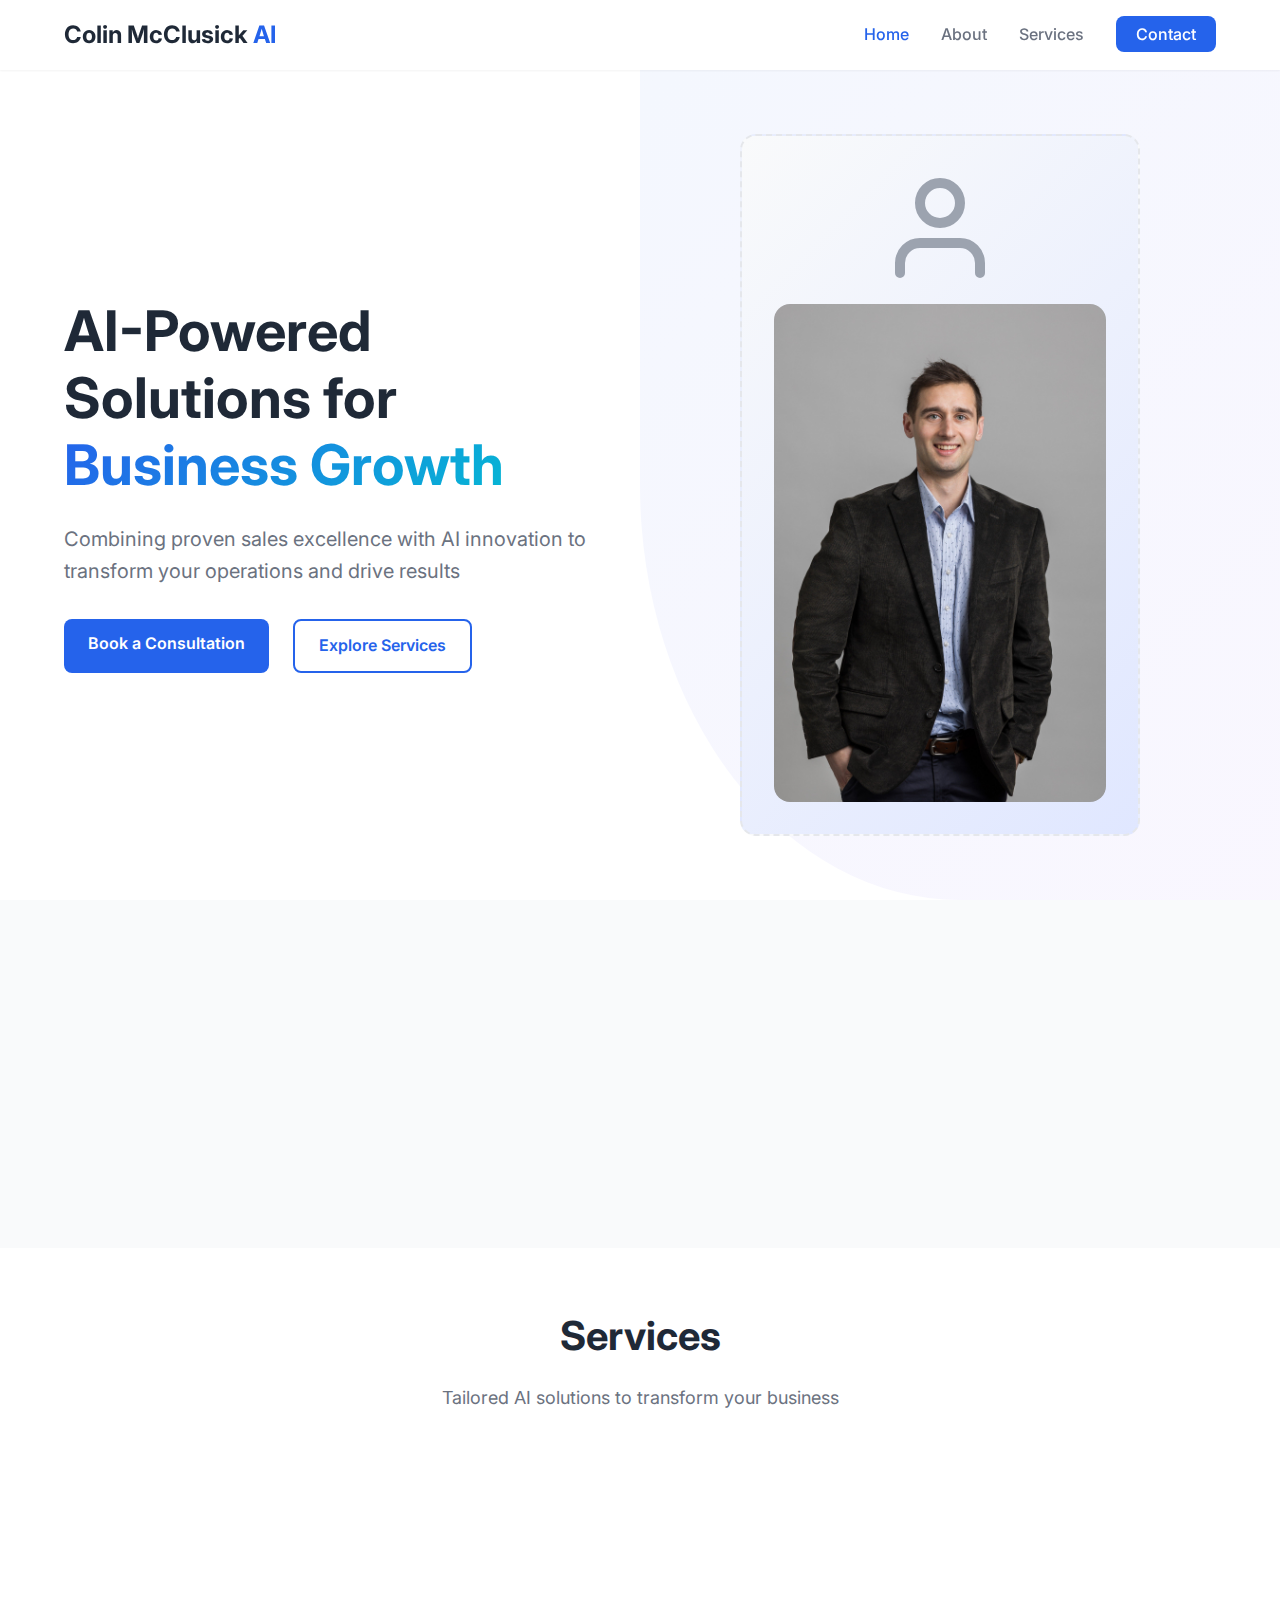
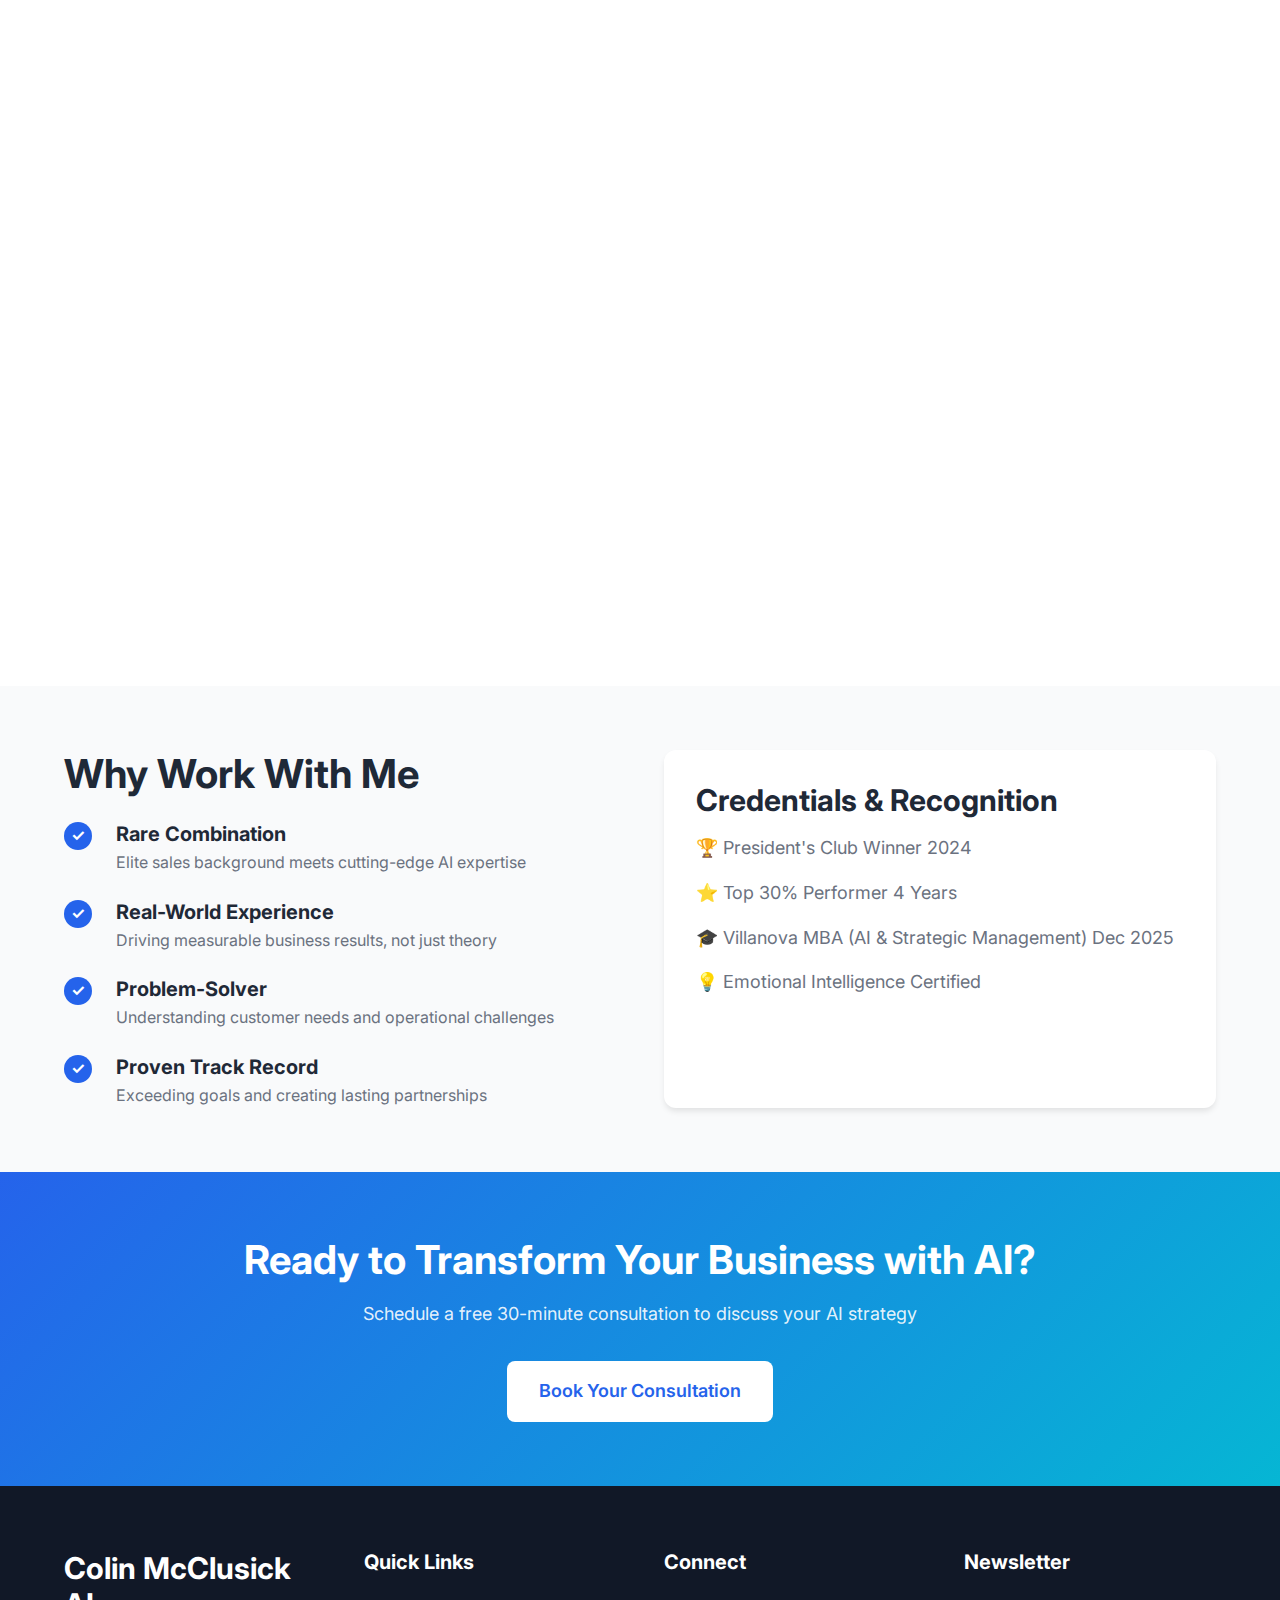
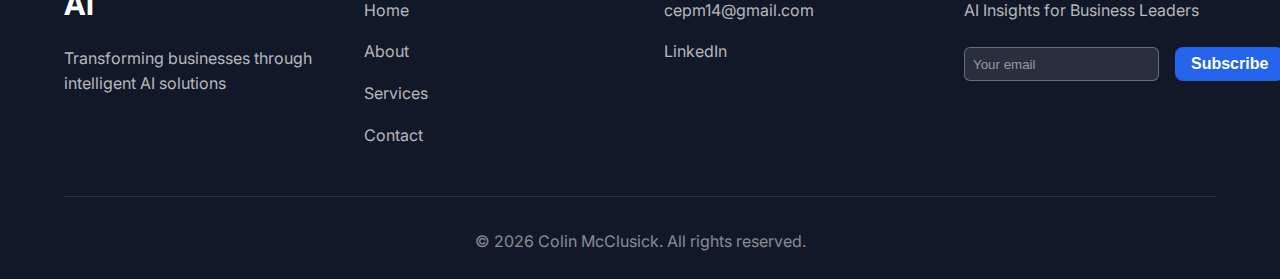
<file: index.html>
<!DOCTYPE html>
<html lang="en">
<head>
    <meta charset="UTF-8">
    <meta name="viewport" content="width=device-width, initial-scale=1.0">
    <meta name="description" content="AI consulting services for business growth. Combining sales excellence with AI innovation to transform operations and drive results.">
    <meta name="keywords" content="AI consulting, business AI solutions, sales optimization, AI implementation, business automation, AI strategy">
    <title>Colin McClusick | AI Consulting for Business Growth</title>
    <link rel="stylesheet" href="styles.css">
    <link rel="preconnect" href="https://fonts.googleapis.com">
    <link rel="preconnect" href="https://fonts.gstatic.com" crossorigin>
    <link href="https://fonts.googleapis.com/css2?family=Inter:wght@300;400;500;600;700&display=swap" rel="stylesheet">
</head>
<body>
    <!-- Navigation -->
    <nav class="navbar">
        <div class="container">
            <div class="nav-wrapper">
                <a href="index.html" class="logo">Colin McClusick <span class="logo-accent">AI</span></a>
                <button class="mobile-menu-toggle" aria-label="Toggle menu">
                    <span></span>
                    <span></span>
                    <span></span>
                </button>
                <ul class="nav-menu">
                    <li><a href="index.html" class="active">Home</a></li>
                    <li><a href="about.html">About</a></li>
                    <li><a href="services.html">Services</a></li>
                    <li><a href="contact.html" class="btn-primary-nav">Contact</a></li>
                </ul>
            </div>
        </div>
    </nav>

    <!-- Hero Section -->
    <section class="hero">
        <div class="container">
            <div class="hero-content">
                <div class="hero-text">
                    <h1 class="hero-title">AI-Powered Solutions for <span class="gradient-text">Business Growth</span></h1>
                    <p class="hero-subtitle">Combining proven sales excellence with AI innovation to transform your operations and drive results</p>
                    <div class="hero-cta">
                        <a href="contact.html" class="btn btn-primary">Book a Consultation</a>
                        <a href="services.html" class="btn btn-secondary">Explore Services</a>
                    </div>
                </div>
                <div class="hero-image">
                    <div class="profile-placeholder">
                        <svg xmlns="http://www.w3.org/2000/svg" viewBox="0 0 24 24" fill="none" stroke="currentColor" stroke-width="2" stroke-linecap="round" stroke-linejoin="round">
                            <path d="M20 21v-2a4 4 0 0 0-4-4H8a4 4 0 0 0-4 4v2"></path>
                            <circle cx="12" cy="7" r="4"></circle>
                        </svg>
                        <img src="profile.jpg" alt="Colin McClusick" style="border-radius: 1rem; width: 100%; max-width: 400px;">
                    </div>
                </div>
            </div>
        </div>
        <div class="hero-background"></div>
    </section>

    <!-- Value Proposition -->
    <section class="value-props">
        <div class="container">
            <div class="props-grid">
                <div class="prop-card">
                    <div class="prop-icon">📈</div>
                    <h3>Sales Excellence</h3>
                    <p>7+ years of award-winning performance</p>
                </div>
                <div class="prop-card">
                    <div class="prop-icon">🤖</div>
                    <h3>AI Specialization</h3>
                    <p>Villanova MBA in Artificial Intelligence</p>
                </div>
                <div class="prop-card">
                    <div class="prop-icon">🎯</div>
                    <h3>Proven Results</h3>
                    <p>Top performer, President's Club winner</p>
                </div>
            </div>
        </div>
    </section>

    <!-- Services Section -->
    <section class="services">
        <div class="container">
            <div class="section-header">
                <h2>Services</h2>
                <p>Tailored AI solutions to transform your business</p>
            </div>
            <div class="services-grid">
                <div class="service-card">
                    <div class="service-icon">
                        <svg xmlns="http://www.w3.org/2000/svg" viewBox="0 0 24 24" fill="none" stroke="currentColor" stroke-width="2">
                            <path d="M21 16V8a2 2 0 0 0-1-1.73l-7-4a2 2 0 0 0-2 0l-7 4A2 2 0 0 0 3 8v8a2 2 0 0 0 1 1.73l7 4a2 2 0 0 0 2 0l7-4A2 2 0 0 0 21 16z"></path>
                            <polyline points="3.27 6.96 12 12.01 20.73 6.96"></polyline>
                            <line x1="12" y1="22.08" x2="12" y2="12"></line>
                        </svg>
                    </div>
                    <h3>AI Strategy Consulting</h3>
                    <p>Identify AI opportunities to scale your business and stay ahead of the competition</p>
                    <a href="services.html" class="service-link">Learn more →</a>
                </div>
                <div class="service-card">
                    <div class="service-icon">
                        <svg xmlns="http://www.w3.org/2000/svg" viewBox="0 0 24 24" fill="none" stroke="currentColor" stroke-width="2">
                            <line x1="12" y1="1" x2="12" y2="23"></line>
                            <path d="M17 5H9.5a3.5 3.5 0 0 0 0 7h5a3.5 3.5 0 0 1 0 7H6"></path>
                        </svg>
                    </div>
                    <h3>Sales & Operations Optimization</h3>
                    <p>Leverage AI to streamline processes and boost revenue across your organization</p>
                    <a href="services.html" class="service-link">Learn more →</a>
                </div>
                <div class="service-card">
                    <div class="service-icon">
                        <svg xmlns="http://www.w3.org/2000/svg" viewBox="0 0 24 24" fill="none" stroke="currentColor" stroke-width="2">
                            <rect x="2" y="7" width="20" height="14" rx="2" ry="2"></rect>
                            <path d="M16 21V5a2 2 0 0 0-2-2h-4a2 2 0 0 0-2 2v16"></path>
                        </svg>
                    </div>
                    <h3>Business Process Automation</h3>
                    <p>Custom AI solutions for repetitive tasks, freeing your team for high-value work</p>
                    <a href="services.html" class="service-link">Learn more →</a>
                </div>
                <div class="service-card">
                    <div class="service-icon">
                        <svg xmlns="http://www.w3.org/2000/svg" viewBox="0 0 24 24" fill="none" stroke="currentColor" stroke-width="2">
                            <path d="M2 3h6a4 4 0 0 1 4 4v14a3 3 0 0 0-3-3H2z"></path>
                            <path d="M22 3h-6a4 4 0 0 0-4 4v14a3 3 0 0 1 3-3h7z"></path>
                        </svg>
                    </div>
                    <h3>AI Implementation & Training</h3>
                    <p>Hands-on support from strategy to execution, including custom chatbots and training videos</p>
                    <a href="services.html" class="service-link">Learn more →</a>
                </div>
            </div>
        </div>
    </section>

    <!-- Why Work With Me -->
    <section class="why-me">
        <div class="container">
            <div class="why-content">
                <div class="why-text">
                    <h2>Why Work With Me</h2>
                    <div class="why-points">
                        <div class="why-point">
                            <div class="check-icon">✓</div>
                            <div>
                                <h4>Rare Combination</h4>
                                <p>Elite sales background meets cutting-edge AI expertise</p>
                            </div>
                        </div>
                        <div class="why-point">
                            <div class="check-icon">✓</div>
                            <div>
                                <h4>Real-World Experience</h4>
                                <p>Driving measurable business results, not just theory</p>
                            </div>
                        </div>
                        <div class="why-point">
                            <div class="check-icon">✓</div>
                            <div>
                                <h4>Problem-Solver</h4>
                                <p>Understanding customer needs and operational challenges</p>
                            </div>
                        </div>
                        <div class="why-point">
                            <div class="check-icon">✓</div>
                            <div>
                                <h4>Proven Track Record</h4>
                                <p>Exceeding goals and creating lasting partnerships</p>
                            </div>
                        </div>
                    </div>
                </div>
                <div class="credentials">
                    <h3>Credentials & Recognition</h3>
                    <ul class="credentials-list">
                        <li>🏆 President's Club Winner 2024</li>
                        <li>⭐ Top 30% Performer 4 Years</li>
                        <li>🎓 Villanova MBA (AI & Strategic Management) Dec 2025</li>
                        <li>💡 Emotional Intelligence Certified</li>
                    </ul>
                </div>
            </div>
        </div>
    </section>

    <!-- CTA Section -->
    <section class="cta-section">
        <div class="container">
            <div class="cta-content">
                <h2>Ready to Transform Your Business with AI?</h2>
                <p>Schedule a free 30-minute consultation to discuss your AI strategy</p>
                <a href="contact.html" class="btn btn-primary-large">Book Your Consultation</a>
            </div>
        </div>
    </section>

    <!-- Footer -->
    <footer class="footer">
        <div class="container">
            <div class="footer-content">
                <div class="footer-section">
                    <h3>Colin McClusick AI</h3>
                    <p>Transforming businesses through intelligent AI solutions</p>
                </div>
                <div class="footer-section">
                    <h4>Quick Links</h4>
                    <ul>
                        <li><a href="index.html">Home</a></li>
                        <li><a href="about.html">About</a></li>
                        <li><a href="services.html">Services</a></li>
                        <li><a href="contact.html">Contact</a></li>
                    </ul>
                </div>
                <div class="footer-section">
                    <h4>Connect</h4>
                    <ul>
                        <li><a href="mailto:cepm14@gmail.com">cepm14@gmail.com</a></li>
                        <li><a href="https://www.linkedin.com/in/colinmcclusick/" target="_blank">LinkedIn</a></li>
                    </ul>
                </div>
                <div class="footer-section">
                    <h4>Newsletter</h4>
                    <p>AI Insights for Business Leaders</p>
                    <form class="newsletter-form">
                        <input type="email" placeholder="Your email" required>
                        <button type="submit" class="btn btn-primary">Subscribe</button>
                    </form>
                </div>
            </div>
            <div class="footer-bottom">
                <p>&copy; 2026 Colin McClusick. All rights reserved.</p>
            </div>
        </div>
    </footer>

    <script src="script.js"></script>
</body>
</html>
</file>
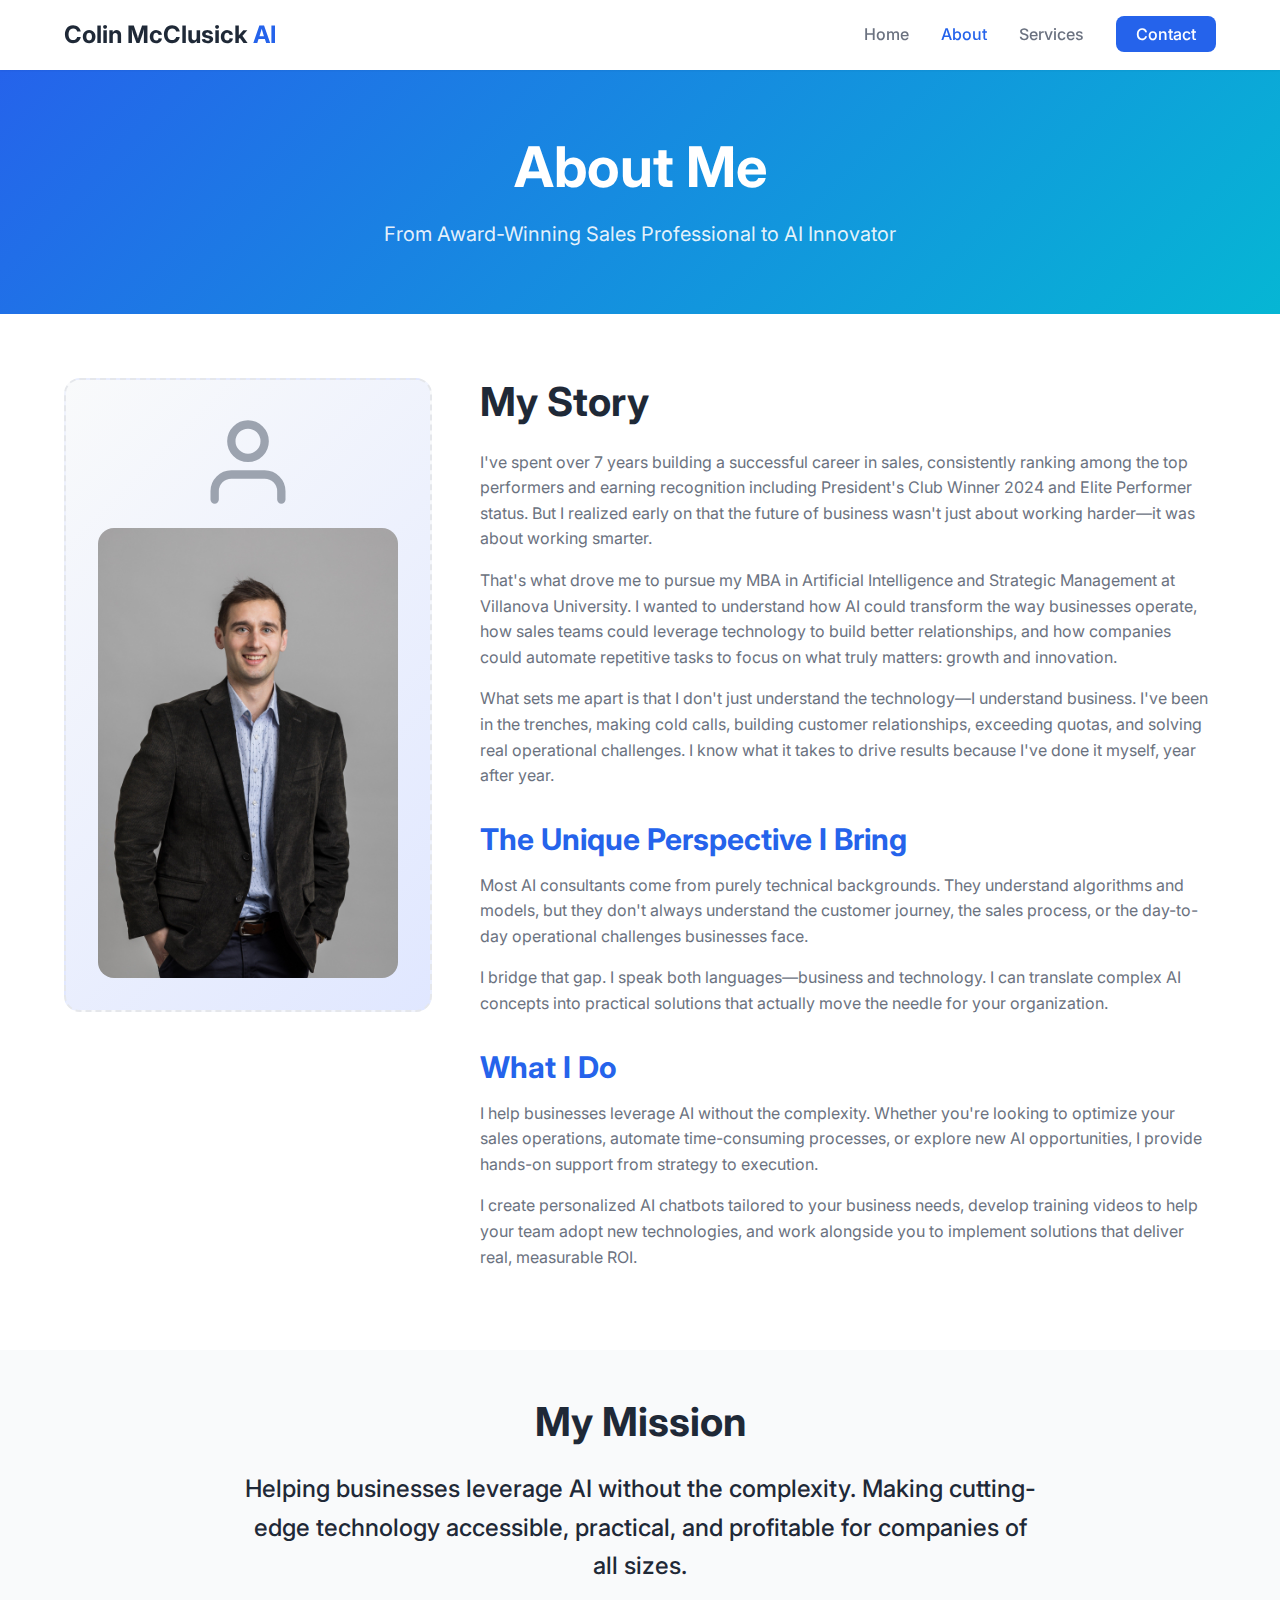
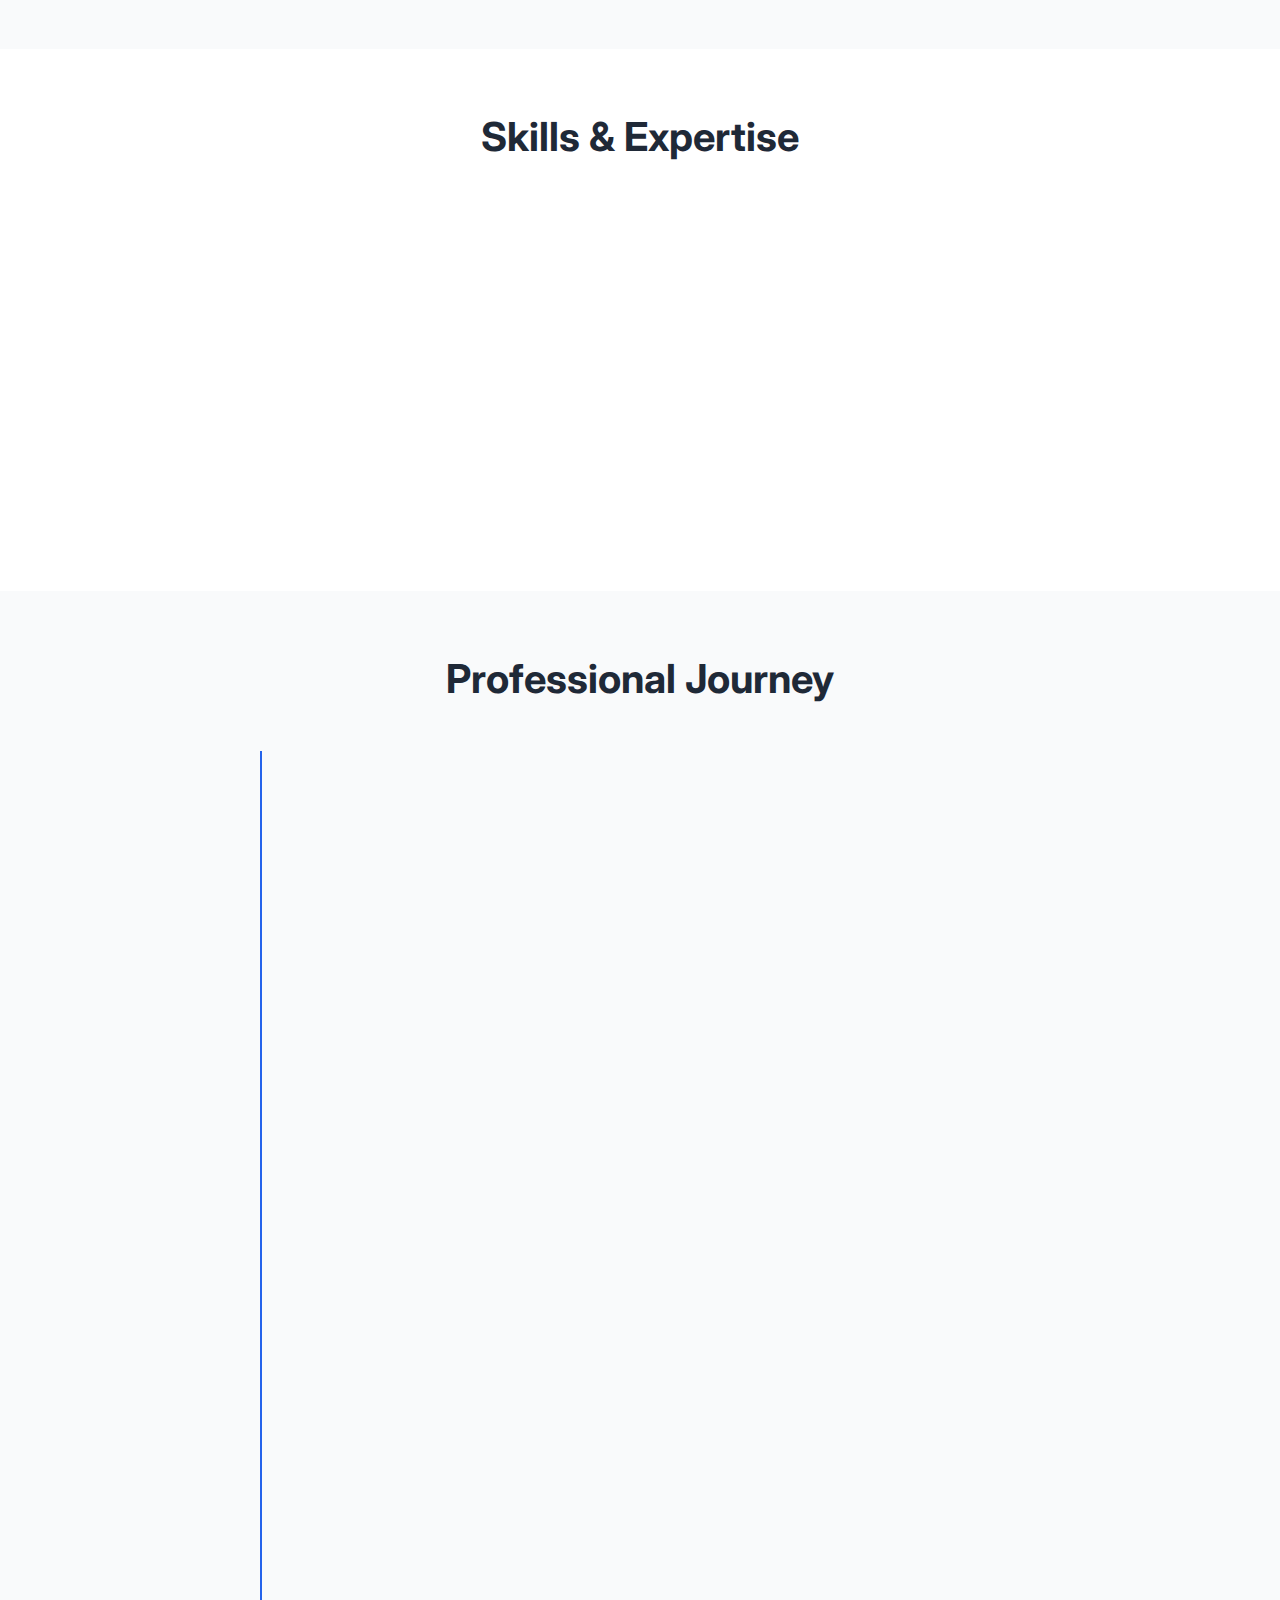
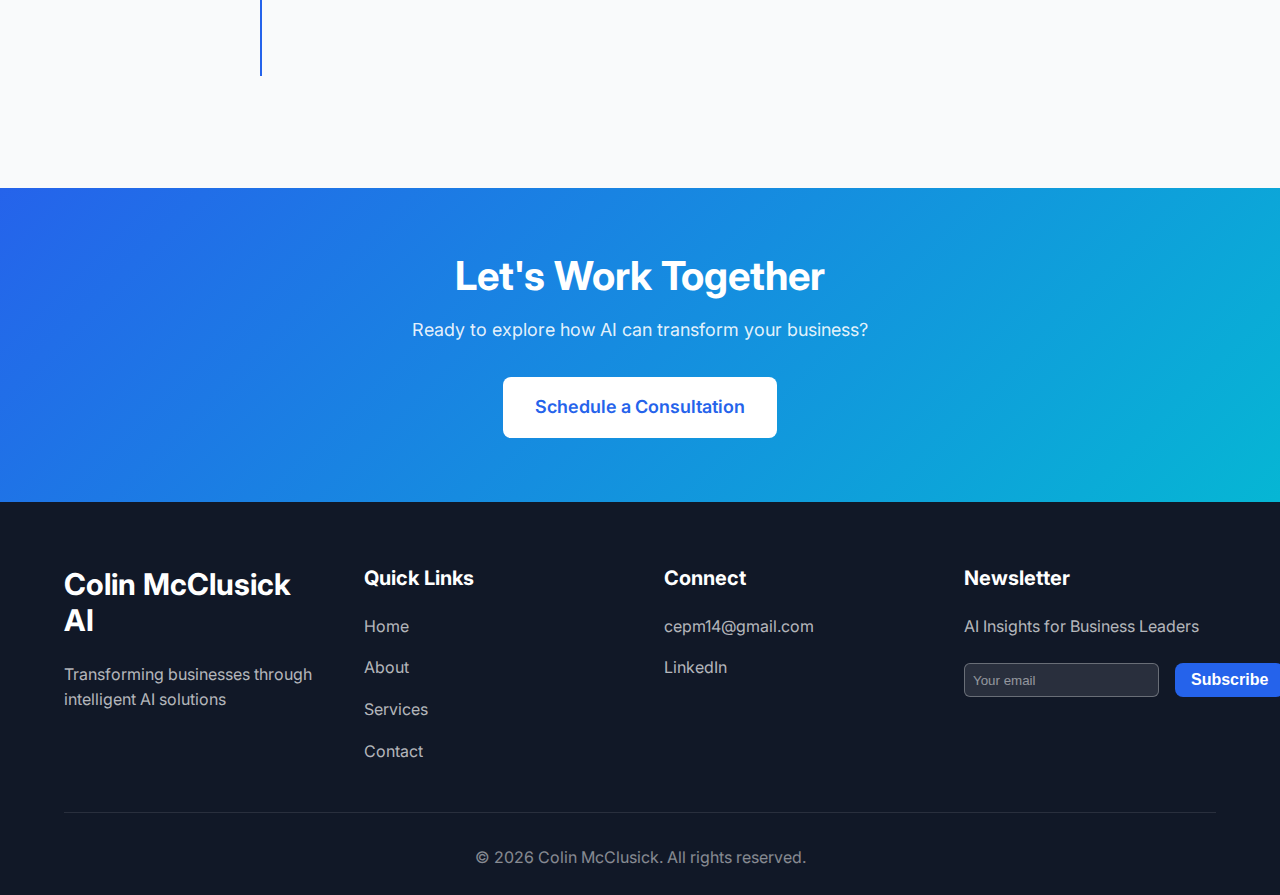
<file: about.html>
<!DOCTYPE html>
<html lang="en">
<head>
    <meta charset="UTF-8">
    <meta name="viewport" content="width=device-width, initial-scale=1.0">
    <meta name="description" content="Learn about Colin McClusick - Award-winning sales professional turned AI consultant helping businesses leverage artificial intelligence.">
    <title>About | Colin McClusick AI Consulting</title>
    <link rel="stylesheet" href="styles.css">
    <link rel="preconnect" href="https://fonts.googleapis.com">
    <link rel="preconnect" href="https://fonts.gstatic.com" crossorigin> 
    <link href="https://fonts.googleapis.com/css2?family=Inter:wght@300;400;500;600;700&display=swap" rel="stylesheet">
</head>
<body>
    <!-- Navigation -->
    <nav class="navbar">
        <div class="container">
            <div class="nav-wrapper">
                <a href="index.html" class="logo">Colin McClusick <span class="logo-accent">AI</span></a>
                <button class="mobile-menu-toggle" aria-label="Toggle menu">
                    <span></span>
                    <span></span>
                    <span></span>
                </button>
                <ul class="nav-menu">
                    <li><a href="index.html">Home</a></li>
                    <li><a href="about.html" class="active">About</a></li>
                    <li><a href="services.html">Services</a></li>
                    <li><a href="contact.html" class="btn-primary-nav">Contact</a></li>
                </ul>
            </div>
        </div>
    </nav>

    <!-- About Hero -->
    <section class="page-hero">
        <div class="container">
            <h1>About Me</h1>
            <p>From Award-Winning Sales Professional to AI Innovator</p>
        </div>
    </section>

    <!-- About Content -->
    <section class="about-content">
        <div class="container">
            <div class="about-grid">
                <div class="about-image">
                    <div class="profile-placeholder-large">
                        <svg xmlns="http://www.w3.org/2000/svg" viewBox="0 0 24 24" fill="none" stroke="currentColor" stroke-width="2" stroke-linecap="round" stroke-linejoin="round">
                            <path d="M20 21v-2a4 4 0 0 0-4-4H8a4 4 0 0 0-4 4v2"></path>
                            <circle cx="12" cy="7" r="4"></circle>
                        </svg>
                        <img src="profile.jpg" alt="Colin McClusick" style="border-radius: 1rem; width: 100%; max-width: 400px;"> 
                    </div>
                </div>
                <div class="about-text">
                    <h2>My Story</h2>
                    <p>I've spent over 7 years building a successful career in sales, consistently ranking among the top performers and earning recognition including President's Club Winner 2024 and Elite Performer status. But I realized early on that the future of business wasn't just about working harder—it was about working smarter.</p>
                    
                    <p>That's what drove me to pursue my MBA in Artificial Intelligence and Strategic Management at Villanova University. I wanted to understand how AI could transform the way businesses operate, how sales teams could leverage technology to build better relationships, and how companies could automate repetitive tasks to focus on what truly matters: growth and innovation.</p>
                    
                    <p>What sets me apart is that I don't just understand the technology—I understand business. I've been in the trenches, making cold calls, building customer relationships, exceeding quotas, and solving real operational challenges. I know what it takes to drive results because I've done it myself, year after year.</p>
                    
                    <h3>The Unique Perspective I Bring</h3>
                    <p>Most AI consultants come from purely technical backgrounds. They understand algorithms and models, but they don't always understand the customer journey, the sales process, or the day-to-day operational challenges businesses face.</p>
                    
                    <p>I bridge that gap. I speak both languages—business and technology. I can translate complex AI concepts into practical solutions that actually move the needle for your organization.</p>
                    
                    <h3>What I Do</h3>
                    <p>I help businesses leverage AI without the complexity. Whether you're looking to optimize your sales operations, automate time-consuming processes, or explore new AI opportunities, I provide hands-on support from strategy to execution.</p>
                    
                    <p>I create personalized AI chatbots tailored to your business needs, develop training videos to help your team adopt new technologies, and work alongside you to implement solutions that deliver real, measurable ROI.</p>
                </div>
            </div>
        </div>
    </section>

    <!-- Mission Statement -->
    <section class="mission">
        <div class="container">
            <div class="mission-content">
                <h2>My Mission</h2>
                <p class="mission-statement">Helping businesses leverage AI without the complexity. Making cutting-edge technology accessible, practical, and profitable for companies of all sizes.</p>
            </div>
        </div>
    </section>

    <!-- Skills & Expertise -->
    <section class="expertise">
        <div class="container">
            <h2>Skills & Expertise</h2>
            <div class="expertise-grid">
                <div class="expertise-card">
                    <h3>AI & Technology</h3>
                    <ul>
                        <li>Machine Learning Applications</li>
                        <li>Custom AI Chatbot Development</li>
                        <li>Business Process Automation</li>
                        <li>AI Strategy & Implementation</li>
                        <li>Training Video Creation</li>
                    </ul>
                </div>
                <div class="expertise-card">
                    <h3>Business & Sales</h3>
                    <ul>
                        <li>Sales Operations Optimization</li>
                        <li>Customer Relationship Management</li>
                        <li>Strategic Business Planning</li>
                        <li>Team Leadership & Training</li>
                        <li>Performance Analytics</li>
                    </ul>
                </div>
                <div class="expertise-card">
                    <h3>Consulting</h3>
                    <ul>
                        <li>Needs Assessment & Analysis</li>
                        <li>Solution Design & Implementation</li>
                        <li>Change Management</li>
                        <li>ROI Measurement</li>
                        <li>Ongoing Support & Optimization</li>
                    </ul>
                </div>
            </div>
        </div>
    </section>

    <!-- Timeline -->
    <section class="timeline-section">
        <div class="container">
            <h2>Professional Journey</h2>
            <div class="timeline">
                <div class="timeline-item">
                    <div class="timeline-marker"></div>
                    <div class="timeline-content">
                        <h3>2025 - Present</h3>
                        <h4>AI Consultant & Senior Manager of Strategy & Operations </h4>
                        <p>Launching AI consulting practice while completing MBA in Artificial Intelligence and Strategic Management at Villanova University</p>
                    </div>
                </div>
                <div class="timeline-item">
                    <div class="timeline-marker"></div>
                    <div class="timeline-content">
                        <h3>2022 - 2025</h3>
                        <h4>Senior Sales Professional</h4>
                        <p>President's Club Winner 2024, Elite Performer, Top 30% for 4 consecutive years. Managed major accounts and exceeded sales goals consistently</p>
                    </div>
                </div>
                <div class="timeline-item">
                    <div class="timeline-marker"></div>
                    <div class="timeline-content">
                        <h3>2020 - 2022</h3>
                        <h4>Account Management & Business Development</h4>
                        <p>Ranked #1 in multiple territories, opened previously "no access" accounts, led training for new hires</p>
                    </div>
                </div>
                <div class="timeline-item">
                    <div class="timeline-marker"></div>
                    <div class="timeline-content">
                        <h3>2018 - 2020</h3>
                        <h4>Early Sales Career</h4>
                        <p>Built foundation in consultative selling, territory development, and customer relationship management. Multiple Sales Rep of the Month awards</p>
                    </div>
                </div>
            </div>
        </div>
    </section>

    <!-- CTA Section -->
    <section class="cta-section">
        <div class="container">
            <div class="cta-content">
                <h2>Let's Work Together</h2>
                <p>Ready to explore how AI can transform your business?</p>
                <a href="contact.html" class="btn btn-primary-large">Schedule a Consultation</a>
            </div>
        </div>
    </section>

    <!-- Footer -->
    <footer class="footer">
        <div class="container">
            <div class="footer-content">
                <div class="footer-section">
                    <h3>Colin McClusick AI</h3>
                    <p>Transforming businesses through intelligent AI solutions</p>
                </div>
                <div class="footer-section">
                    <h4>Quick Links</h4>
                    <ul>
                        <li><a href="index.html">Home</a></li>
                        <li><a href="about.html">About</a></li>
                        <li><a href="services.html">Services</a></li>
                        <li><a href="contact.html">Contact</a></li>
                    </ul>
                </div>
                <div class="footer-section">
                    <h4>Connect</h4>
                    <ul>
                        <li><a href="mailto:cepm14@gmail.com">cepm14@gmail.com</a></li>
                        <li><a href="https://www.linkedin.com/in/colinmcclusick/" target="_blank">LinkedIn</a></li>
                    </ul>
                </div>
                <div class="footer-section">
                    <h4>Newsletter</h4>
                    <p>AI Insights for Business Leaders</p>
                    <form class="newsletter-form">
                        <input type="email" placeholder="Your email" required>
                        <button type="submit" class="btn btn-primary">Subscribe</button>
                    </form>
                </div>
            </div>
            <div class="footer-bottom">
                <p>&copy; 2026 Colin McClusick. All rights reserved.</p>
            </div>
        </div>
    </footer>

    <script src="script.js"></script>
</body>
</html>
</file>
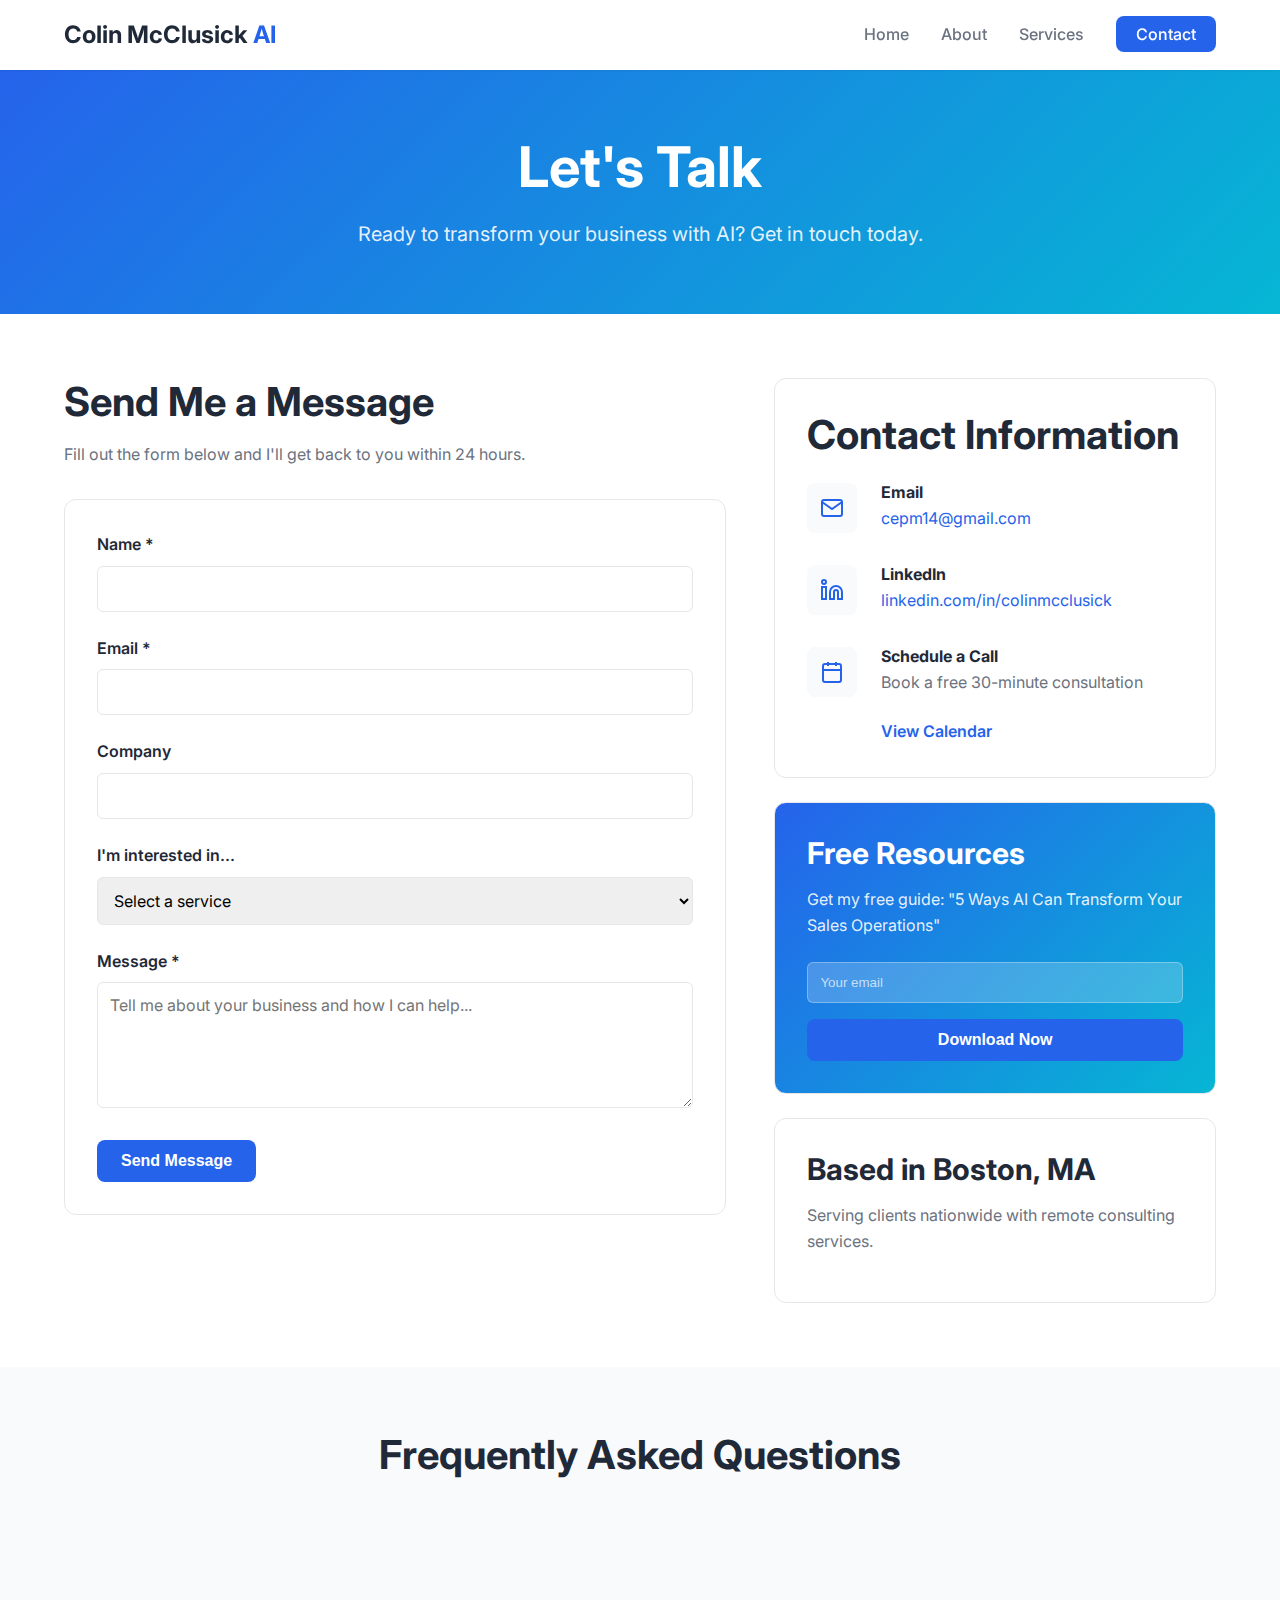
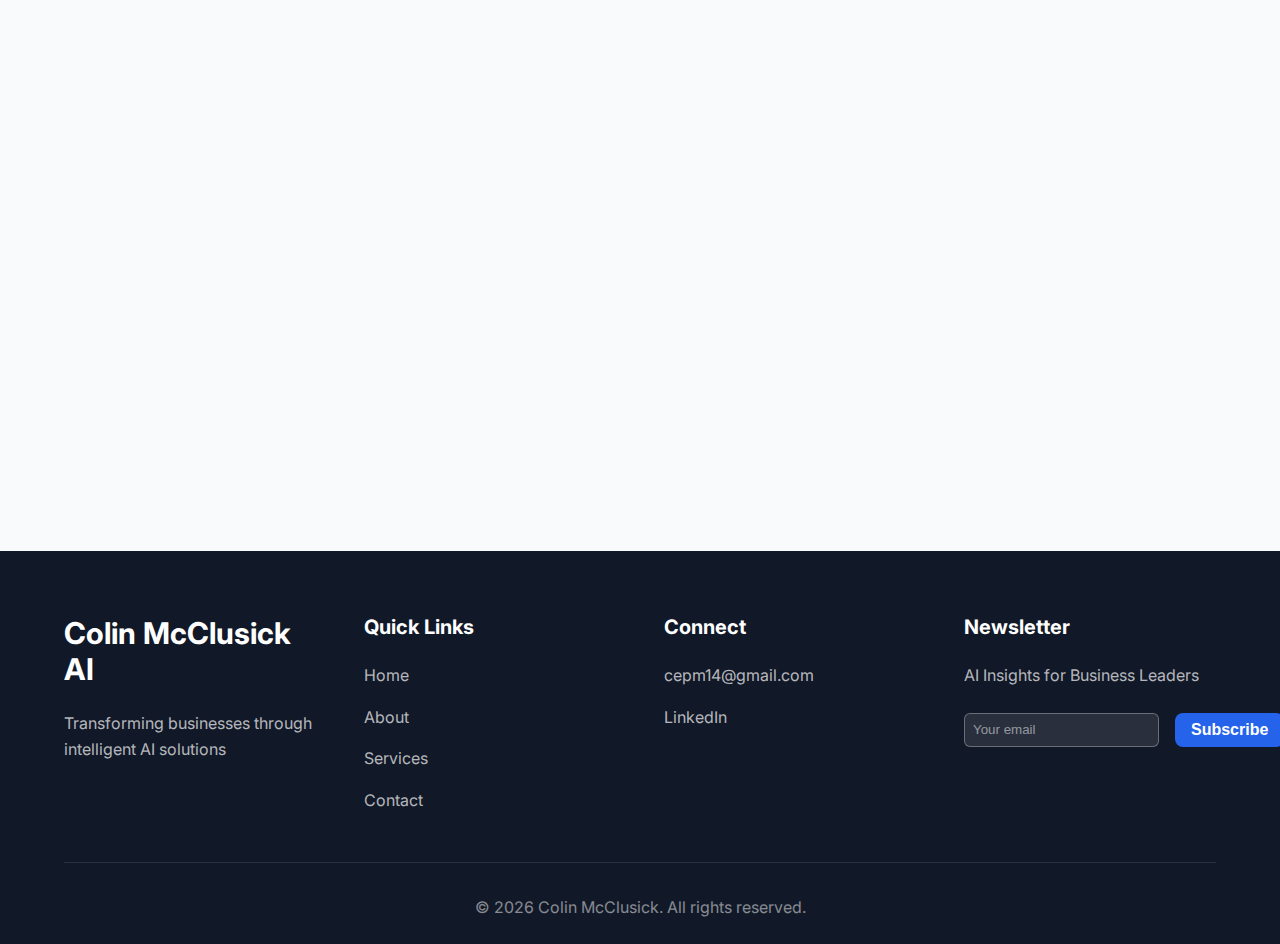
<file: contact.html>
<!DOCTYPE html>
<html lang="en">
<head>
    <meta charset="UTF-8">
    <meta name="viewport" content="width=device-width, initial-scale=1.0">
    <meta name="description" content="Contact Colin McClusick for AI consulting services. Schedule a free consultation to discuss your business needs.">
    <title>Contact | Colin McClusick AI Consulting</title>
    <link rel="stylesheet" href="styles.css">
    <link rel="preconnect" href="https://fonts.googleapis.com">
    <link rel="preconnect" href="https://fonts.gstatic.com" crossorigin>
    <link href="https://fonts.googleapis.com/css2?family=Inter:wght@300;400;500;600;700&display=swap" rel="stylesheet">
</head>
<body>
    <!-- Navigation -->
    <nav class="navbar">
        <div class="container">
            <div class="nav-wrapper">
                <a href="index.html" class="logo">Colin McClusick <span class="logo-accent">AI</span></a>
                <button class="mobile-menu-toggle" aria-label="Toggle menu">
                    <span></span>
                    <span></span>
                    <span></span>
                </button>
                <ul class="nav-menu">
                    <li><a href="index.html">Home</a></li>
                    <li><a href="about.html">About</a></li>
                    <li><a href="services.html">Services</a></li>
                    <li><a href="contact.html" class="btn-primary-nav active">Contact</a></li>
                </ul>
            </div>
        </div>
    </nav>

    <!-- Contact Hero -->
    <section class="page-hero">
        <div class="container">
            <h1>Let's Talk</h1>
            <p>Ready to transform your business with AI? Get in touch today.</p>
        </div>
    </section>

    <!-- Contact Section -->
    <section class="contact-section">
        <div class="container">
            <div class="contact-grid">
                <!-- Contact Form -->
                <div class="contact-form-container">
                    <h2>Send Me a Message</h2>
                    <p>Fill out the form below and I'll get back to you within 24 hours.</p>
                    
                    <form class="contact-form" id="contactForm">
                        <div class="form-group">
                            <label for="name">Name *</label>
                            <input type="text" id="name" name="name" required>
                        </div>
                        
                        <div class="form-group">
                            <label for="email">Email *</label>
                            <input type="email" id="email" name="email" required>
                        </div>
                        
                        <div class="form-group">
                            <label for="company">Company</label>
                            <input type="text" id="company" name="company">
                        </div>
                        
                        <div class="form-group">
                            <label for="service">I'm interested in...</label>
                            <select id="service" name="service">
                                <option value="">Select a service</option>
                                <option value="strategy">AI Strategy Consulting</option>
                                <option value="sales">Sales & Operations Optimization</option>
                                <option value="automation">Business Process Automation</option>
                                <option value="implementation">AI Implementation & Training</option>
                                <option value="other">General Inquiry</option>
                            </select>
                        </div>
                        
                        <div class="form-group">
                            <label for="message">Message *</label>
                            <textarea id="message" name="message" rows="5" required placeholder="Tell me about your business and how I can help..."></textarea>
                        </div>
                        
                        <button type="submit" class="btn btn-primary">Send Message</button>
                        
                        <div id="formStatus" class="form-status"></div>
                    </form>
                </div>

                <!-- Contact Info -->
                <div class="contact-info-container">
                    <div class="contact-info-card">
                        <h2>Contact Information</h2>
                        
                        <div class="contact-method">
                            <div class="contact-icon">
                                <svg xmlns="http://www.w3.org/2000/svg" viewBox="0 0 24 24" fill="none" stroke="currentColor" stroke-width="2">
                                    <path d="M4 4h16c1.1 0 2 .9 2 2v12c0 1.1-.9 2-2 2H4c-1.1 0-2-.9-2-2V6c0-1.1.9-2 2-2z"></path>
                                    <polyline points="22,6 12,13 2,6"></polyline>
                                </svg>
                            </div>
                            <div>
                                <h3>Email</h3>
                                <a href="mailto:cepm14@gmail.com">cepm14@gmail.com</a>
                            </div>
                        </div>
                        
                        <div class="contact-method">
                            <div class="contact-icon">
                                <svg xmlns="http://www.w3.org/2000/svg" viewBox="0 0 24 24" fill="none" stroke="currentColor" stroke-width="2">
                                    <path d="M16 8a6 6 0 0 1 6 6v7h-4v-7a2 2 0 0 0-2-2 2 2 0 0 0-2 2v7h-4v-7a6 6 0 0 1 6-6z"></path>
                                    <rect x="2" y="9" width="4" height="12"></rect>
                                    <circle cx="4" cy="4" r="2"></circle>
                                </svg>
                            </div>
                            <div>
                                <h3>LinkedIn</h3>
                                <a href="https://www.linkedin.com/in/colinmcclusick/" target="_blank">linkedin.com/in/colinmcclusick</a>
                            </div>
                        </div>
                        
                        <div class="contact-method">
                            <div class="contact-icon">
                                <svg xmlns="http://www.w3.org/2000/svg" viewBox="0 0 24 24" fill="none" stroke="currentColor" stroke-width="2">
                                    <rect x="3" y="4" width="18" height="18" rx="2" ry="2"></rect>
                                    <line x1="16" y1="2" x2="16" y2="6"></line>
                                    <line x1="8" y1="2" x2="8" y2="6"></line>
                                    <line x1="3" y1="10" x2="21" y2="10"></line>
                                </svg>
                            </div>
                            <div>
                                <h3>Schedule a Call</h3>
                                <p>Book a free 30-minute consultation</p>
                                <a href="#" class="calendar-link" id="calendarLink">View Calendar</a>
                            </div>
                        </div>
                    </div>
                    
                    <div class="contact-info-card cta-card">
                        <h3>Free Resources</h3>
                        <p>Get my free guide: "5 Ways AI Can Transform Your Sales Operations"</p>
                        <form class="resource-form">
                            <input type="email" placeholder="Your email" required>
                            <button type="submit" class="btn btn-primary">Download Now</button>
                        </form>
                    </div>

                    <div class="contact-info-card">
                        <h3>Based in Boston, MA</h3>
                        <p>Serving clients nationwide with remote consulting services.</p>
                    </div>
                </div>
            </div>
        </div>
    </section>

    <!-- FAQ Section -->
    <section class="faq-section">
        <div class="container">
            <h2>Frequently Asked Questions</h2>
            <div class="faq-grid">
                <div class="faq-item">
                    <h3>How quickly can you start?</h3>
                    <p>I typically begin new projects within 1-2 weeks of our initial consultation, depending on scope and availability.</p>
                </div>
                <div class="faq-item">
                    <h3>Do you work with small businesses?</h3>
                    <p>Absolutely! I work with businesses of all sizes, from startups to established enterprises. Solutions are tailored to your needs and budget.</p>
                </div>
                <div class="faq-item">
                    <h3>What's included in the free consultation?</h3>
                    <p>A 30-minute video call where we discuss your business challenges, explore potential AI solutions, and determine if we're a good fit to work together.</p>
                </div>
                <div class="faq-item">
                    <h3>Do you offer ongoing support?</h3>
                    <p>Yes! I offer various support packages to ensure your AI solutions continue to deliver value as your business evolves.</p>
                </div>
                <div class="faq-item">
                    <h3>What industries do you work with?</h3>
                    <p>I work across industries, with particular expertise in sales-driven organizations, service businesses, and companies looking to optimize operations.</p>
                </div>
                <div class="faq-item">
                    <h3>How do you price your services?</h3>
                    <p>Each project is unique. After our initial consultation, I'll provide a custom proposal based on scope, timeline, and expected outcomes.</p>
                </div>
            </div>
        </div>
    </section>

    <!-- Footer -->
    <footer class="footer">
        <div class="container">
            <div class="footer-content">
                <div class="footer-section">
                    <h3>Colin McClusick AI</h3>
                    <p>Transforming businesses through intelligent AI solutions</p>
                </div>
                <div class="footer-section">
                    <h4>Quick Links</h4>
                    <ul>
                        <li><a href="index.html">Home</a></li>
                        <li><a href="about.html">About</a></li>
                        <li><a href="services.html">Services</a></li>
                        <li><a href="contact.html">Contact</a></li>
                    </ul>
                </div>
                <div class="footer-section">
                    <h4>Connect</h4>
                    <ul>
                        <li><a href="mailto:cepm14@gmail.com">cepm14@gmail.com</a></li>
                        <li><a href="https://www.linkedin.com/in/colinmcclusick/" target="_blank">LinkedIn</a></li>
                    </ul>
                </div>
                <div class="footer-section">
                    <h4>Newsletter</h4>
                    <p>AI Insights for Business Leaders</p>
                    <form class="newsletter-form">
                        <input type="email" placeholder="Your email" required>
                        <button type="submit" class="btn btn-primary">Subscribe</button>
                    </form>
                </div>
            </div>
            <div class="footer-bottom">
                <p>&copy; 2026 Colin McClusick. All rights reserved.</p>
            </div>
        </div>
    </footer>

    <script src="script.js"></script>
</body>
</html>
</file>
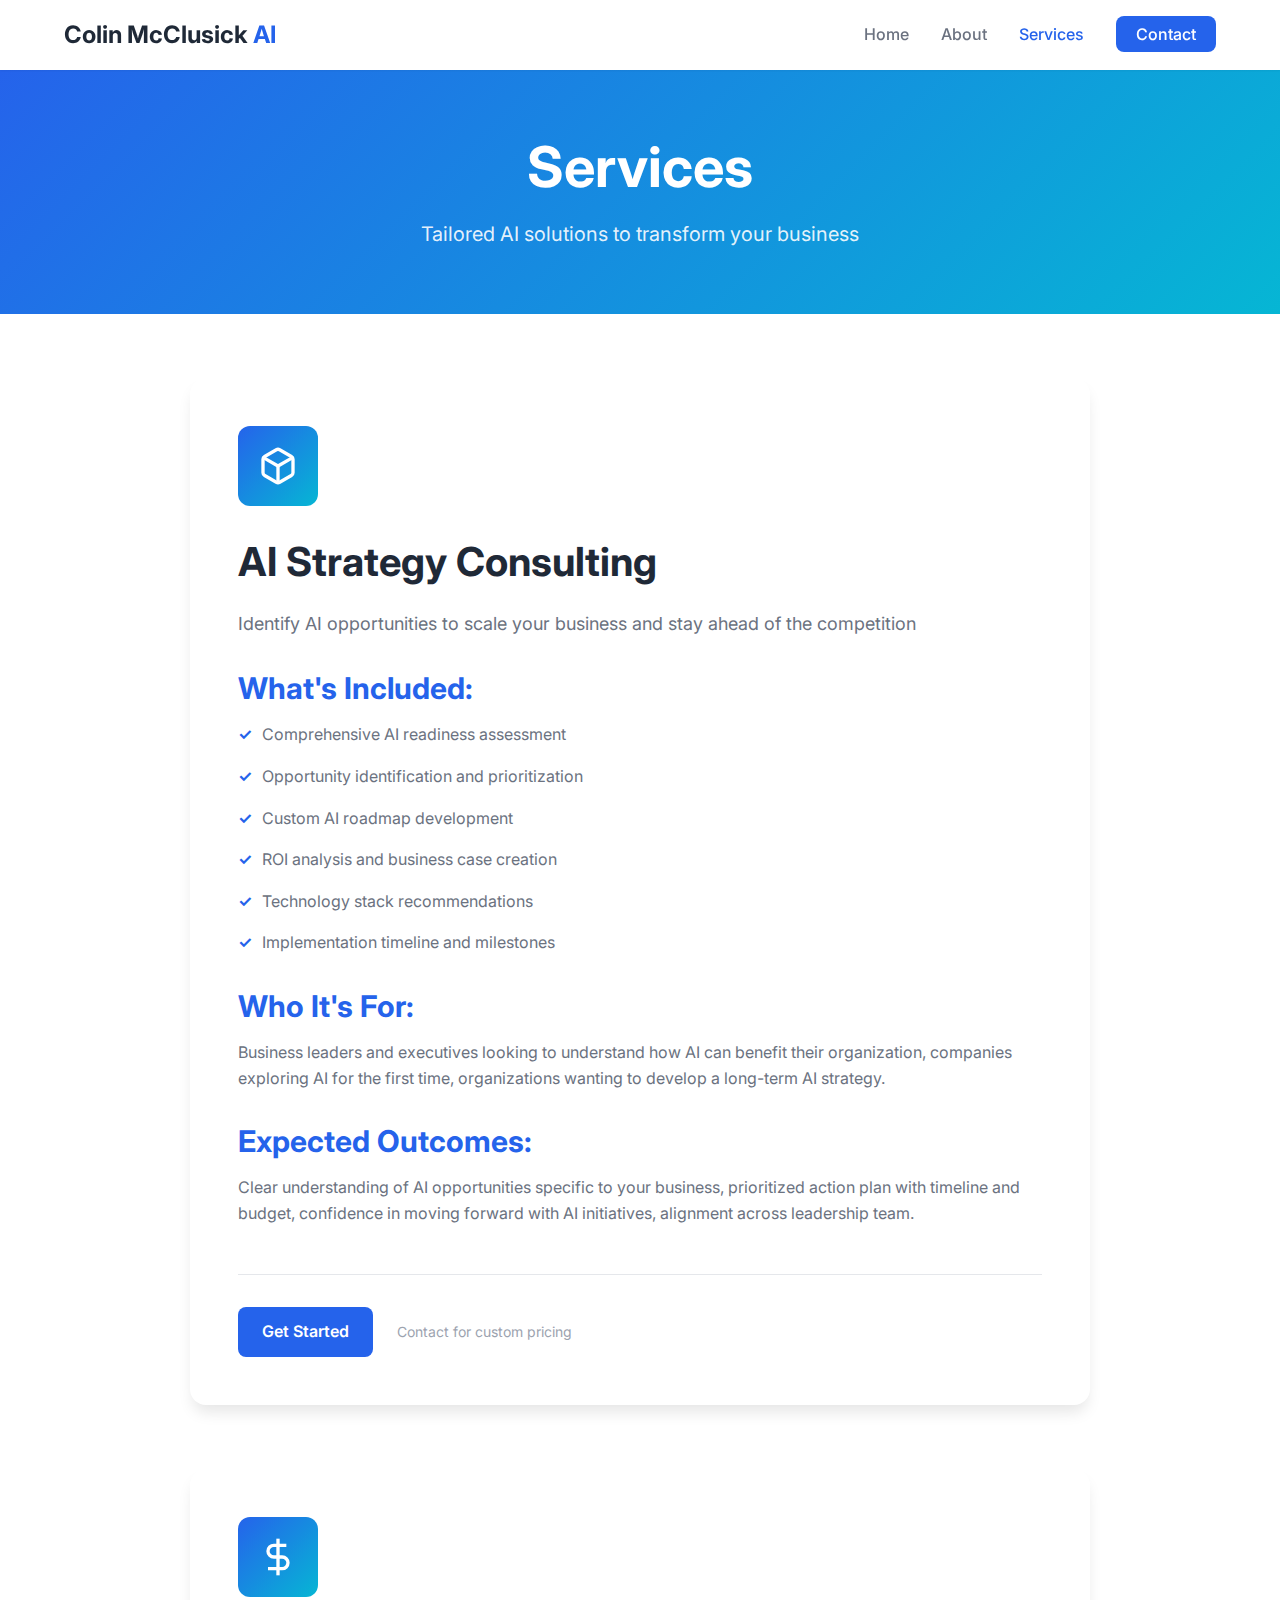
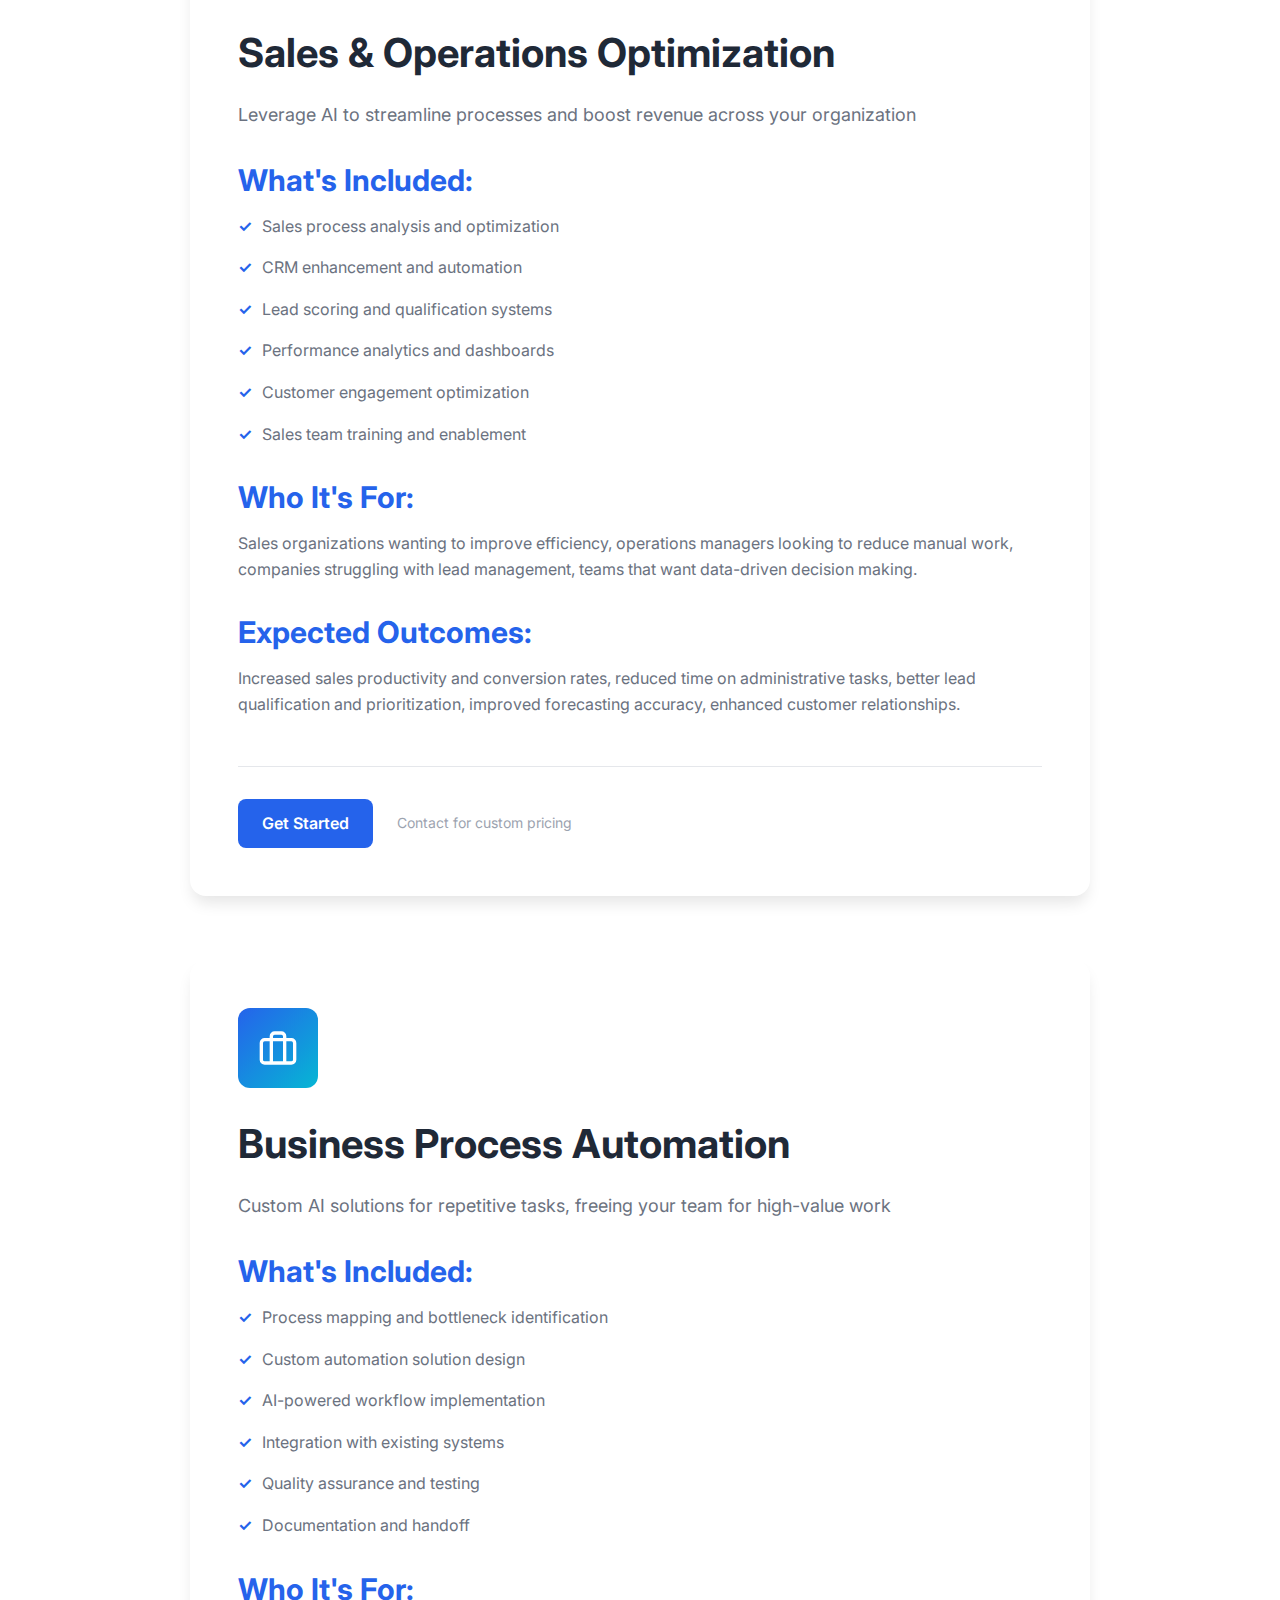
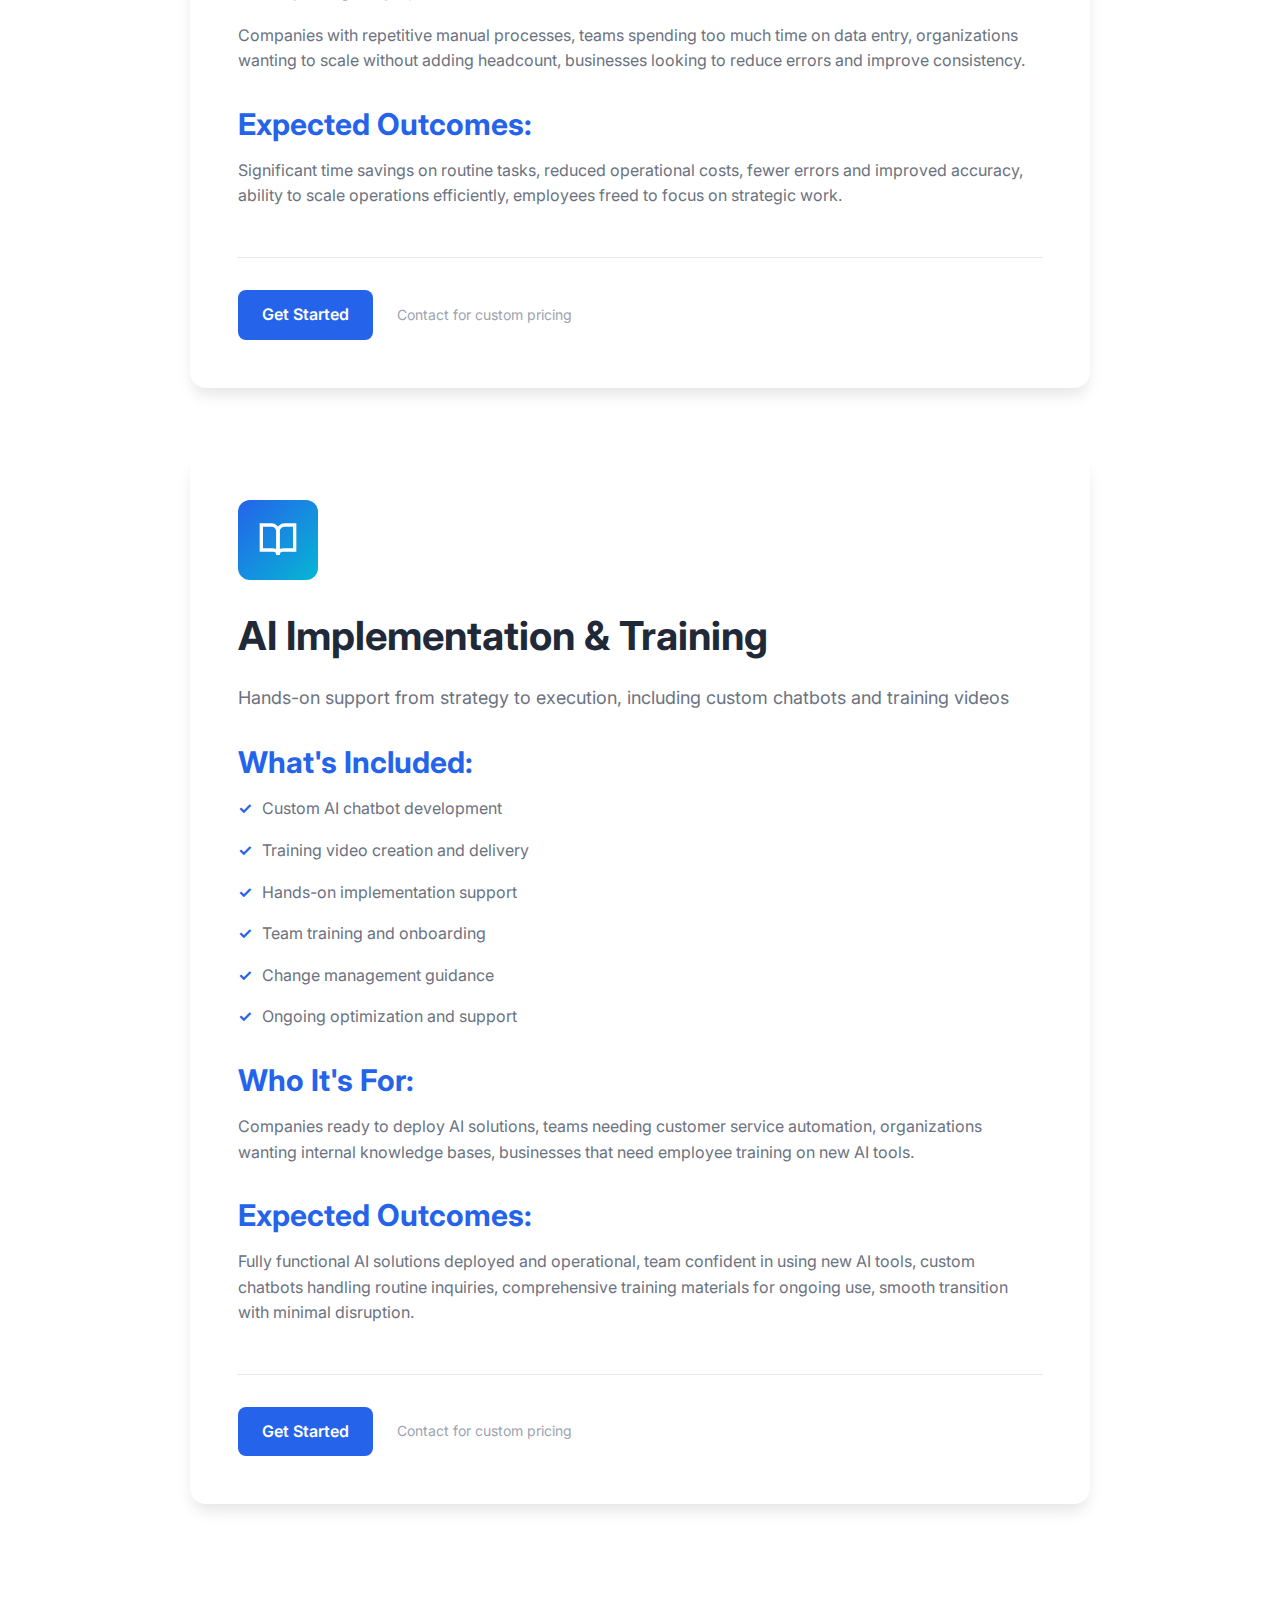
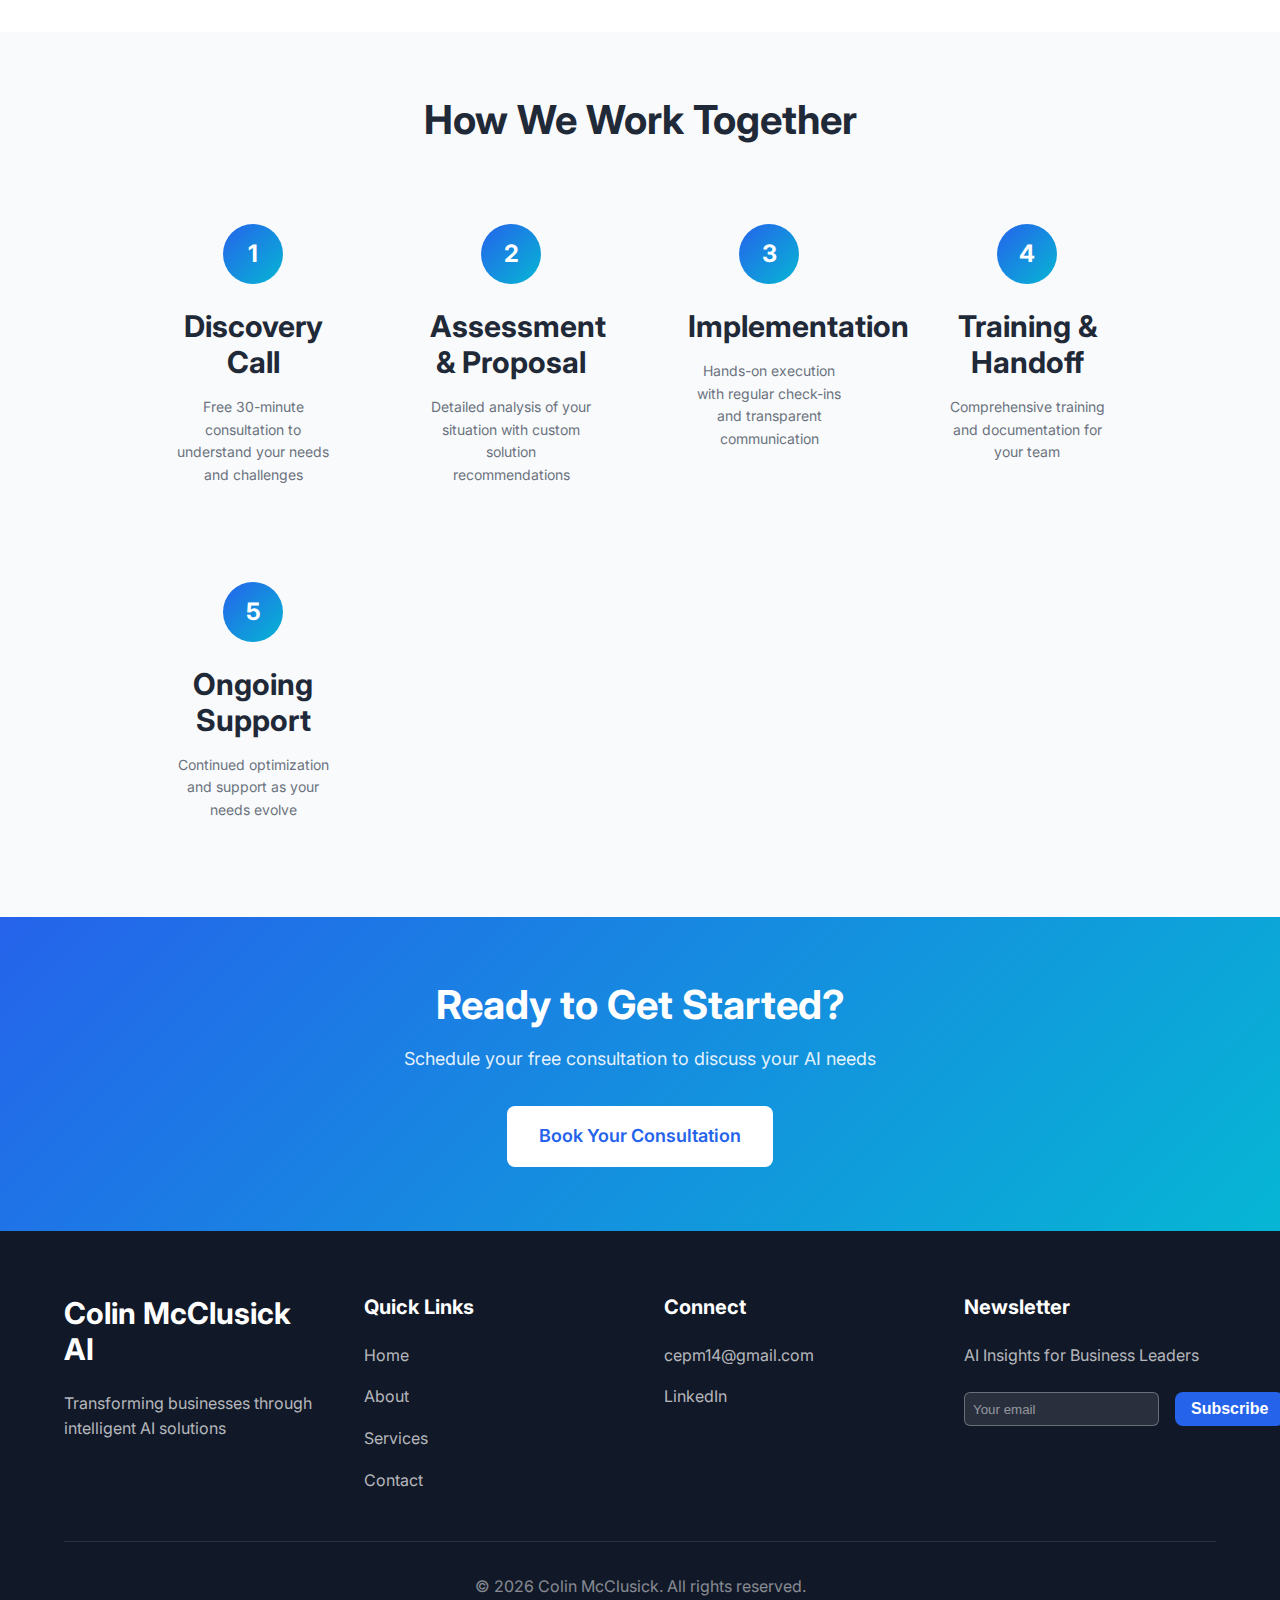
<file: services.html>
<!DOCTYPE html>
<html lang="en">
<head>
    <meta charset="UTF-8">
    <meta name="viewport" content="width=device-width, initial-scale=1.0">
    <meta name="description" content="AI consulting services including strategy, sales optimization, automation, and implementation. Custom solutions for your business.">
    <title>Services | Colin McClusick AI Consulting</title>
    <link rel="stylesheet" href="styles.css">
    <link rel="preconnect" href="https://fonts.googleapis.com">
    <link rel="preconnect" href="https://fonts.gstatic.com" crossorigin>
    <link href="https://fonts.googleapis.com/css2?family=Inter:wght@300;400;500;600;700&display=swap" rel="stylesheet">
</head>
<body>
    <!-- Navigation -->
    <nav class="navbar">
        <div class="container">
            <div class="nav-wrapper">
                <a href="index.html" class="logo">Colin McClusick <span class="logo-accent">AI</span></a>
                <button class="mobile-menu-toggle" aria-label="Toggle menu">
                    <span></span>
                    <span></span>
                    <span></span>
                </button>
                <ul class="nav-menu">
                    <li><a href="index.html">Home</a></li>
                    <li><a href="about.html">About</a></li>
                    <li><a href="services.html" class="active">Services</a></li>
                    <li><a href="contact.html" class="btn-primary-nav">Contact</a></li>
                </ul>
            </div>
        </div>
    </nav>

    <!-- Services Hero -->
    <section class="page-hero">
        <div class="container">
            <h1>Services</h1>
            <p>Tailored AI solutions to transform your business</p>
        </div>
    </section>

    <!-- Services Detail -->
    <section class="services-detail">
        <div class="container">
            <!-- Service 1 -->
            <div class="service-detail-card">
                <div class="service-detail-content">
                    <div class="service-detail-icon">
                        <svg xmlns="http://www.w3.org/2000/svg" viewBox="0 0 24 24" fill="none" stroke="currentColor" stroke-width="2">
                            <path d="M21 16V8a2 2 0 0 0-1-1.73l-7-4a2 2 0 0 0-2 0l-7 4A2 2 0 0 0 3 8v8a2 2 0 0 0 1 1.73l7 4a2 2 0 0 0 2 0l7-4A2 2 0 0 0 21 16z"></path>
                            <polyline points="3.27 6.96 12 12.01 20.73 6.96"></polyline>
                            <line x1="12" y1="22.08" x2="12" y2="12"></line>
                        </svg>
                    </div>
                    <h2>AI Strategy Consulting</h2>
                    <p class="service-tagline">Identify AI opportunities to scale your business and stay ahead of the competition</p>
                    
                    <h3>What's Included:</h3>
                    <ul>
                        <li>Comprehensive AI readiness assessment</li>
                        <li>Opportunity identification and prioritization</li>
                        <li>Custom AI roadmap development</li>
                        <li>ROI analysis and business case creation</li>
                        <li>Technology stack recommendations</li>
                        <li>Implementation timeline and milestones</li>
                    </ul>
                    
                    <h3>Who It's For:</h3>
                    <p>Business leaders and executives looking to understand how AI can benefit their organization, companies exploring AI for the first time, organizations wanting to develop a long-term AI strategy.</p>
                    
                    <h3>Expected Outcomes:</h3>
                    <p>Clear understanding of AI opportunities specific to your business, prioritized action plan with timeline and budget, confidence in moving forward with AI initiatives, alignment across leadership team.</p>
                    
                    <div class="service-cta">
                        <a href="contact.html" class="btn btn-primary">Get Started</a>
                        <p class="pricing-note">Contact for custom pricing</p>
                    </div>
                </div>
            </div>

            <!-- Service 2 -->
            <div class="service-detail-card">
                <div class="service-detail-content">
                    <div class="service-detail-icon">
                        <svg xmlns="http://www.w3.org/2000/svg" viewBox="0 0 24 24" fill="none" stroke="currentColor" stroke-width="2">
                            <line x1="12" y1="1" x2="12" y2="23"></line>
                            <path d="M17 5H9.5a3.5 3.5 0 0 0 0 7h5a3.5 3.5 0 0 1 0 7H6"></path>
                        </svg>
                    </div>
                    <h2>Sales & Operations Optimization</h2>
                    <p class="service-tagline">Leverage AI to streamline processes and boost revenue across your organization</p>
                    
                    <h3>What's Included:</h3>
                    <ul>
                        <li>Sales process analysis and optimization</li>
                        <li>CRM enhancement and automation</li>
                        <li>Lead scoring and qualification systems</li>
                        <li>Performance analytics and dashboards</li>
                        <li>Customer engagement optimization</li>
                        <li>Sales team training and enablement</li>
                    </ul>
                    
                    <h3>Who It's For:</h3>
                    <p>Sales organizations wanting to improve efficiency, operations managers looking to reduce manual work, companies struggling with lead management, teams that want data-driven decision making.</p>
                    
                    <h3>Expected Outcomes:</h3>
                    <p>Increased sales productivity and conversion rates, reduced time on administrative tasks, better lead qualification and prioritization, improved forecasting accuracy, enhanced customer relationships.</p>
                    
                    <div class="service-cta">
                        <a href="contact.html" class="btn btn-primary">Get Started</a>
                        <p class="pricing-note">Contact for custom pricing</p>
                    </div>
                </div>
            </div>

            <!-- Service 3 -->
            <div class="service-detail-card">
                <div class="service-detail-content">
                    <div class="service-detail-icon">
                        <svg xmlns="http://www.w3.org/2000/svg" viewBox="0 0 24 24" fill="none" stroke="currentColor" stroke-width="2">
                            <rect x="2" y="7" width="20" height="14" rx="2" ry="2"></rect>
                            <path d="M16 21V5a2 2 0 0 0-2-2h-4a2 2 0 0 0-2 2v16"></path>
                        </svg>
                    </div>
                    <h2>Business Process Automation</h2>
                    <p class="service-tagline">Custom AI solutions for repetitive tasks, freeing your team for high-value work</p>
                    
                    <h3>What's Included:</h3>
                    <ul>
                        <li>Process mapping and bottleneck identification</li>
                        <li>Custom automation solution design</li>
                        <li>AI-powered workflow implementation</li>
                        <li>Integration with existing systems</li>
                        <li>Quality assurance and testing</li>
                        <li>Documentation and handoff</li>
                    </ul>
                    
                    <h3>Who It's For:</h3>
                    <p>Companies with repetitive manual processes, teams spending too much time on data entry, organizations wanting to scale without adding headcount, businesses looking to reduce errors and improve consistency.</p>
                    
                    <h3>Expected Outcomes:</h3>
                    <p>Significant time savings on routine tasks, reduced operational costs, fewer errors and improved accuracy, ability to scale operations efficiently, employees freed to focus on strategic work.</p>
                    
                    <div class="service-cta">
                        <a href="contact.html" class="btn btn-primary">Get Started</a>
                        <p class="pricing-note">Contact for custom pricing</p>
                    </div>
                </div>
            </div>

            <!-- Service 4 -->
            <div class="service-detail-card">
                <div class="service-detail-content">
                    <div class="service-detail-icon">
                        <svg xmlns="http://www.w3.org/2000/svg" viewBox="0 0 24 24" fill="none" stroke="currentColor" stroke-width="2">
                            <path d="M2 3h6a4 4 0 0 1 4 4v14a3 3 0 0 0-3-3H2z"></path>
                            <path d="M22 3h-6a4 4 0 0 0-4 4v14a3 3 0 0 1 3-3h7z"></path>
                        </svg>
                    </div>
                    <h2>AI Implementation & Training</h2>
                    <p class="service-tagline">Hands-on support from strategy to execution, including custom chatbots and training videos</p>
                    
                    <h3>What's Included:</h3>
                    <ul>
                        <li>Custom AI chatbot development</li>
                        <li>Training video creation and delivery</li>
                        <li>Hands-on implementation support</li>
                        <li>Team training and onboarding</li>
                        <li>Change management guidance</li>
                        <li>Ongoing optimization and support</li>
                    </ul>
                    
                    <h3>Who It's For:</h3>
                    <p>Companies ready to deploy AI solutions, teams needing customer service automation, organizations wanting internal knowledge bases, businesses that need employee training on new AI tools.</p>
                    
                    <h3>Expected Outcomes:</h3>
                    <p>Fully functional AI solutions deployed and operational, team confident in using new AI tools, custom chatbots handling routine inquiries, comprehensive training materials for ongoing use, smooth transition with minimal disruption.</p>
                    
                    <div class="service-cta">
                        <a href="contact.html" class="btn btn-primary">Get Started</a>
                        <p class="pricing-note">Contact for custom pricing</p>
                    </div>
                </div>
            </div>
        </div>
    </section>

    <!-- Process Section -->
    <section class="process-section">
        <div class="container">
            <h2>How We Work Together</h2>
            <div class="process-grid">
                <div class="process-step">
                    <div class="process-number">1</div>
                    <h3>Discovery Call</h3>
                    <p>Free 30-minute consultation to understand your needs and challenges</p>
                </div>
                <div class="process-step">
                    <div class="process-number">2</div>
                    <h3>Assessment & Proposal</h3>
                    <p>Detailed analysis of your situation with custom solution recommendations</p>
                </div>
                <div class="process-step">
                    <div class="process-number">3</div>
                    <h3>Implementation</h3>
                    <p>Hands-on execution with regular check-ins and transparent communication</p>
                </div>
                <div class="process-step">
                    <div class="process-number">4</div>
                    <h3>Training & Handoff</h3>
                    <p>Comprehensive training and documentation for your team</p>
                </div>
                <div class="process-step">
                    <div class="process-number">5</div>
                    <h3>Ongoing Support</h3>
                    <p>Continued optimization and support as your needs evolve</p>
                </div>
            </div>
        </div>
    </section>

    <!-- CTA Section -->
    <section class="cta-section">
        <div class="container">
            <div class="cta-content">
                <h2>Ready to Get Started?</h2>
                <p>Schedule your free consultation to discuss your AI needs</p>
                <a href="contact.html" class="btn btn-primary-large">Book Your Consultation</a>
            </div>
        </div>
    </section>

    <!-- Footer -->
    <footer class="footer">
        <div class="container">
            <div class="footer-content">
                <div class="footer-section">
                    <h3>Colin McClusick AI</h3>
                    <p>Transforming businesses through intelligent AI solutions</p>
                </div>
                <div class="footer-section">
                    <h4>Quick Links</h4>
                    <ul>
                        <li><a href="index.html">Home</a></li>
                        <li><a href="about.html">About</a></li>
                        <li><a href="services.html">Services</a></li>
                        <li><a href="contact.html">Contact</a></li>
                    </ul>
                </div>
                <div class="footer-section">
                    <h4>Connect</h4>
                    <ul>
                        <li><a href="mailto:cepm14@gmail.com">cepm14@gmail.com</a></li>
                        <li><a href="https://www.linkedin.com/in/colinmcclusick/" target="_blank">LinkedIn</a></li>
                    </ul>
                </div>
                <div class="footer-section">
                    <h4>Newsletter</h4>
                    <p>AI Insights for Business Leaders</p>
                    <form class="newsletter-form">
                        <input type="email" placeholder="Your email" required>
                        <button type="submit" class="btn btn-primary">Subscribe</button>
                    </form>
                </div>
            </div>
            <div class="footer-bottom">
                <p>&copy; 2026 Colin McClusick. All rights reserved.</p>
            </div>
        </div>
    </footer>

    <script src="script.js"></script>
</body>
</html>
</file>
<file: styles.css>
/* ===================================
   CSS Variables & Reset
   =================================== */

:root {
    /* Colors */
    --primary-color: #2563eb;
    --primary-dark: #1d4ed8;
    --primary-light: #3b82f6;
    --secondary-color: #06b6d4;
    --accent-color: #8b5cf6;
    
    --text-primary: #1f2937;
    --text-secondary: #6b7280;
    --text-light: #9ca3af;
    
    --bg-primary: #ffffff;
    --bg-secondary: #f9fafb;
    --bg-dark: #111827;
    
    --border-color: #e5e7eb;
    --shadow-sm: 0 1px 2px 0 rgba(0, 0, 0, 0.05);
    --shadow-md: 0 4px 6px -1px rgba(0, 0, 0, 0.1);
    --shadow-lg: 0 10px 15px -3px rgba(0, 0, 0, 0.1);
    --shadow-xl: 0 20px 25px -5px rgba(0, 0, 0, 0.1);
    
    /* Typography */
    --font-primary: 'Inter', -apple-system, BlinkMacSystemFont, 'Segoe UI', sans-serif;
    
    /* Spacing */
    --spacing-xs: 0.5rem;
    --spacing-sm: 1rem;
    --spacing-md: 1.5rem;
    --spacing-lg: 2rem;
    --spacing-xl: 3rem;
    --spacing-2xl: 4rem;
    
    /* Border Radius */
    --radius-sm: 0.375rem;
    --radius-md: 0.5rem;
    --radius-lg: 0.75rem;
    --radius-xl: 1rem;
    
    /* Transitions */
    --transition-fast: 150ms ease;
    --transition-base: 250ms ease;
    --transition-slow: 350ms ease;
}

* {
    margin: 0;
    padding: 0;
    box-sizing: border-box;
}

html {
    scroll-behavior: smooth;
}

body {
    font-family: var(--font-primary);
    color: var(--text-primary);
    line-height: 1.6;
    background-color: var(--bg-primary);
    overflow-x: hidden;
}

img {
    max-width: 100%;
    height: auto;
    display: block;
}

a {
    text-decoration: none;
    color: inherit;
    transition: color var(--transition-base);
}

ul {
    list-style: none;
}

/* ===================================
   Typography
   =================================== */

h1, h2, h3, h4, h5, h6 {
    font-weight: 700;
    line-height: 1.2;
    color: var(--text-primary);
}

h1 {
    font-size: clamp(2.5rem, 5vw, 3.5rem);
    margin-bottom: var(--spacing-md);
}

h2 {
    font-size: clamp(2rem, 4vw, 2.5rem);
    margin-bottom: var(--spacing-md);
}

h3 {
    font-size: clamp(1.5rem, 3vw, 1.875rem);
    margin-bottom: var(--spacing-sm);
}

h4 {
    font-size: 1.25rem;
    margin-bottom: var(--spacing-sm);
}

p {
    margin-bottom: var(--spacing-sm);
    color: var(--text-secondary);
}

.gradient-text {
    background: linear-gradient(135deg, var(--primary-color), var(--secondary-color));
    -webkit-background-clip: text;
    -webkit-text-fill-color: transparent;
    background-clip: text;
}

/* ===================================
   Container & Layout
   =================================== */

.container {
    max-width: 1200px;
    margin: 0 auto;
    padding: 0 var(--spacing-md);
}

section {
    padding: var(--spacing-2xl) 0;
}

/* ===================================
   Buttons
   =================================== */

.btn {
    display: inline-block;
    padding: 0.75rem 1.5rem;
    border-radius: var(--radius-md);
    font-weight: 600;
    font-size: 1rem;
    cursor: pointer;
    transition: all var(--transition-base);
    border: none;
    text-align: center;
}

.btn-primary {
    background-color: var(--primary-color);
    color: white;
}

.btn-primary:hover {
    background-color: var(--primary-dark);
    transform: translateY(-2px);
    box-shadow: var(--shadow-lg);
}

.btn-secondary {
    background-color: transparent;
    color: var(--primary-color);
    border: 2px solid var(--primary-color);
}

.btn-secondary:hover {
    background-color: var(--primary-color);
    color: white;
}

.btn-primary-large {
    padding: 1rem 2rem;
    font-size: 1.125rem;
}

.btn-primary-nav {
    background-color: var(--primary-color);
    color: white !important;
    padding: 0.5rem 1.25rem;
    border-radius: var(--radius-md);
}

.btn-primary-nav:hover {
    background-color: var(--primary-dark);
}

/* ===================================
   Navigation
   =================================== */

.navbar {
    background-color: white;
    box-shadow: var(--shadow-sm);
    position: sticky;
    top: 0;
    z-index: 1000;
    padding: 1rem 0;
}

.nav-wrapper {
    display: flex;
    justify-content: space-between;
    align-items: center;
}

.logo {
    font-size: 1.5rem;
    font-weight: 700;
    color: var(--text-primary);
}

.logo-accent {
    color: var(--primary-color);
}

.nav-menu {
    display: flex;
    gap: var(--spacing-lg);
    align-items: center;
}

.nav-menu a {
    color: var(--text-secondary);
    font-weight: 500;
    transition: color var(--transition-base);
}

.nav-menu a:hover,
.nav-menu a.active {
    color: var(--primary-color);
}

.mobile-menu-toggle {
    display: none;
    flex-direction: column;
    gap: 4px;
    background: none;
    border: none;
    cursor: pointer;
    padding: 0.5rem;
}

.mobile-menu-toggle span {
    width: 25px;
    height: 3px;
    background-color: var(--text-primary);
    transition: all var(--transition-base);
}

/* ===================================
   Hero Section
   =================================== */

.hero {
    position: relative;
    padding: var(--spacing-2xl) 0;
    overflow: hidden;
}

.hero-content {
    display: grid;
    grid-template-columns: 1fr 1fr;
    gap: var(--spacing-xl);
    align-items: center;
    position: relative;
    z-index: 1;
}

.hero-title {
    margin-bottom: var(--spacing-md);
}

.hero-subtitle {
    font-size: 1.25rem;
    color: var(--text-secondary);
    margin-bottom: var(--spacing-lg);
}

.hero-cta {
    display: flex;
    gap: var(--spacing-md);
    flex-wrap: wrap;
}

.hero-image {
    display: flex;
    justify-content: center;
    align-items: center;
}

.profile-placeholder {
    width: 100%;
    max-width: 400px;
    aspect-ratio: 1;
    background: linear-gradient(135deg, var(--bg-secondary), #e0e7ff);
    border-radius: var(--radius-xl);
    display: flex;
    flex-direction: column;
    align-items: center;
    justify-content: center;
    padding: var(--spacing-lg);
    border: 2px dashed var(--border-color);
}

.profile-placeholder svg {
    width: 120px;
    height: 120px;
    color: var(--text-light);
    margin-bottom: var(--spacing-sm);
}

.placeholder-text {
    color: var(--text-light);
    text-align: center;
    font-size: 0.875rem;
}

.hero-background {
    position: absolute;
    top: 0;
    right: 0;
    width: 50%;
    height: 100%;
    background: linear-gradient(135deg, rgba(37, 99, 235, 0.05), rgba(139, 92, 246, 0.05));
    z-index: 0;
    border-radius: 0 0 0 50%;
}

/* ===================================
   Value Props
   =================================== */

.value-props {
    background-color: var(--bg-secondary);
    padding: var(--spacing-xl) 0;
}

.props-grid {
    display: grid;
    grid-template-columns: repeat(auto-fit, minmax(250px, 1fr));
    gap: var(--spacing-lg);
}

.prop-card {
    background-color: white;
    padding: var(--spacing-lg);
    border-radius: var(--radius-lg);
    text-align: center;
    box-shadow: var(--shadow-md);
    transition: transform var(--transition-base);
}

.prop-card:hover {
    transform: translateY(-5px);
}

.prop-icon {
    font-size: 3rem;
    margin-bottom: var(--spacing-sm);
}

.prop-card h3 {
    color: var(--text-primary);
    margin-bottom: var(--spacing-xs);
}

.prop-card p {
    color: var(--text-secondary);
    margin: 0;
}

/* ===================================
   Services Section
   =================================== */

.section-header {
    text-align: center;
    margin-bottom: var(--spacing-xl);
}

.section-header p {
    font-size: 1.125rem;
    color: var(--text-secondary);
}

.services-grid {
    display: grid;
    grid-template-columns: repeat(auto-fit, minmax(280px, 1fr));
    gap: var(--spacing-lg);
}

.service-card {
    background-color: white;
    padding: var(--spacing-lg);
    border-radius: var(--radius-lg);
    border: 1px solid var(--border-color);
    transition: all var(--transition-base);
}

.service-card:hover {
    box-shadow: var(--shadow-xl);
    transform: translateY(-5px);
    border-color: var(--primary-color);
}

.service-icon {
    width: 60px;
    height: 60px;
    background: linear-gradient(135deg, var(--primary-color), var(--secondary-color));
    border-radius: var(--radius-md);
    display: flex;
    align-items: center;
    justify-content: center;
    margin-bottom: var(--spacing-md);
}

.service-icon svg {
    width: 30px;
    height: 30px;
    color: white;
}

.service-card h3 {
    margin-bottom: var(--spacing-sm);
}

.service-card p {
    color: var(--text-secondary);
    margin-bottom: var(--spacing-md);
}

.service-link {
    color: var(--primary-color);
    font-weight: 600;
    display: inline-flex;
    align-items: center;
    gap: 0.5rem;
}

.service-link:hover {
    color: var(--primary-dark);
}

/* ===================================
   Why Me Section
   =================================== */

.why-me {
    background-color: var(--bg-secondary);
}

.why-content {
    display: grid;
    grid-template-columns: 1fr 1fr;
    gap: var(--spacing-xl);
}

.why-points {
    display: flex;
    flex-direction: column;
    gap: var(--spacing-md);
}

.why-point {
    display: flex;
    gap: var(--spacing-md);
}

.check-icon {
    width: 28px;
    height: 28px;
    background-color: var(--primary-color);
    color: white;
    border-radius: 50%;
    display: flex;
    align-items: center;
    justify-content: center;
    flex-shrink: 0;
    font-weight: bold;
}

.why-point h4 {
    color: var(--text-primary);
    margin-bottom: 0.25rem;
}

.why-point p {
    margin: 0;
}

.credentials {
    background-color: white;
    padding: var(--spacing-lg);
    border-radius: var(--radius-lg);
    box-shadow: var(--shadow-md);
}

.credentials-list {
    list-style: none;
    display: flex;
    flex-direction: column;
    gap: var(--spacing-sm);
}

.credentials-list li {
    font-size: 1.125rem;
    color: var(--text-secondary);
}

/* ===================================
   CTA Section
   =================================== */

.cta-section {
    background: linear-gradient(135deg, var(--primary-color), var(--secondary-color));
    color: white;
    text-align: center;
    padding: var(--spacing-2xl) 0;
}

.cta-content h2 {
    color: white;
    margin-bottom: var(--spacing-sm);
}

.cta-content p {
    color: rgba(255, 255, 255, 0.9);
    font-size: 1.125rem;
    margin-bottom: var(--spacing-lg);
}

.btn-primary-large {
    background-color: white;
    color: var(--primary-color);
}

.btn-primary-large:hover {
    background-color: var(--bg-secondary);
}

/* ===================================
   Footer
   =================================== */

.footer {
    background-color: var(--bg-dark);
    color: white;
    padding: var(--spacing-2xl) 0 var(--spacing-md);
}

.footer-content {
    display: grid;
    grid-template-columns: repeat(auto-fit, minmax(250px, 1fr));
    gap: var(--spacing-xl);
    margin-bottom: var(--spacing-xl);
}

.footer-section h3,
.footer-section h4 {
    color: white;
    margin-bottom: var(--spacing-md);
}

.footer-section p {
    color: rgba(255, 255, 255, 0.7);
}

.footer-section ul {
    display: flex;
    flex-direction: column;
    gap: var(--spacing-sm);
}

.footer-section ul li a {
    color: rgba(255, 255, 255, 0.7);
    transition: color var(--transition-base);
}

.footer-section ul li a:hover {
    color: white;
}

.newsletter-form {
    display: flex;
    gap: var(--spacing-sm);
    margin-top: var(--spacing-md);
}

.newsletter-form input {
    flex: 1;
    padding: 0.5rem;
    border: 1px solid rgba(255, 255, 255, 0.3);
    border-radius: var(--radius-sm);
    background-color: rgba(255, 255, 255, 0.1);
    color: white;
}

.newsletter-form input::placeholder {
    color: rgba(255, 255, 255, 0.5);
}

.newsletter-form button {
    padding: 0.5rem 1rem;
}

.footer-bottom {
    text-align: center;
    padding-top: var(--spacing-lg);
    border-top: 1px solid rgba(255, 255, 255, 0.1);
}

.footer-bottom p {
    color: rgba(255, 255, 255, 0.5);
    margin: 0;
}

/* ===================================
   Page Hero (Internal Pages)
   =================================== */

.page-hero {
    background: linear-gradient(135deg, var(--primary-color), var(--secondary-color));
    color: white;
    text-align: center;
    padding: var(--spacing-2xl) 0;
}

.page-hero h1 {
    color: white;
    margin-bottom: var(--spacing-sm);
}

.page-hero p {
    color: rgba(255, 255, 255, 0.9);
    font-size: 1.25rem;
    margin: 0;
}

/* ===================================
   About Page
   =================================== */

.about-content {
    padding: var(--spacing-2xl) 0;
}

.about-grid {
    display: grid;
    grid-template-columns: 1fr 2fr;
    gap: var(--spacing-xl);
    align-items: start;
}

.profile-placeholder-large {
    width: 100%;
    aspect-ratio: 1;
    background: linear-gradient(135deg, var(--bg-secondary), #e0e7ff);
    border-radius: var(--radius-xl);
    display: flex;
    flex-direction: column;
    align-items: center;
    justify-content: center;
    padding: var(--spacing-lg);
    border: 2px dashed var(--border-color);
    position: sticky;
    top: 100px;
}

.profile-placeholder-large svg {
    width: 100px;
    height: 100px;
    color: var(--text-light);
    margin-bottom: var(--spacing-sm);
}

.about-text h2 {
    margin-top: 0;
}

.about-text h3 {
    margin-top: var(--spacing-lg);
    color: var(--primary-color);
}

.mission {
    background-color: var(--bg-secondary);
    padding: var(--spacing-xl) 0;
}

.mission-content {
    text-align: center;
    max-width: 800px;
    margin: 0 auto;
}

.mission-statement {
    font-size: 1.5rem;
    color: var(--text-primary);
    font-weight: 500;
    line-height: 1.6;
}

.expertise {
    padding: var(--spacing-2xl) 0;
}

.expertise h2 {
    text-align: center;
    margin-bottom: var(--spacing-xl);
}

.expertise-grid {
    display: grid;
    grid-template-columns: repeat(auto-fit, minmax(300px, 1fr));
    gap: var(--spacing-lg);
}

.expertise-card {
    background-color: white;
    padding: var(--spacing-lg);
    border-radius: var(--radius-lg);
    border: 1px solid var(--border-color);
}

.expertise-card h3 {
    color: var(--primary-color);
    margin-bottom: var(--spacing-md);
}

.expertise-card ul {
    list-style: none;
    display: flex;
    flex-direction: column;
    gap: var(--spacing-sm);
}

.expertise-card ul li {
    padding-left: 1.5rem;
    position: relative;
    color: var(--text-secondary);
}

.expertise-card ul li::before {
    content: "→";
    position: absolute;
    left: 0;
    color: var(--primary-color);
}

.timeline-section {
    background-color: var(--bg-secondary);
    padding: var(--spacing-2xl) 0;
}

.timeline-section h2 {
    text-align: center;
    margin-bottom: var(--spacing-xl);
}

.timeline {
    max-width: 800px;
    margin: 0 auto;
    position: relative;
}

.timeline::before {
    content: '';
    position: absolute;
    left: 20px;
    top: 0;
    bottom: 0;
    width: 2px;
    background-color: var(--primary-color);
}

.timeline-item {
    position: relative;
    padding-left: 60px;
    margin-bottom: var(--spacing-xl);
}

.timeline-marker {
    position: absolute;
    left: 11px;
    top: 0;
    width: 20px;
    height: 20px;
    background-color: var(--primary-color);
    border-radius: 50%;
    border: 3px solid white;
}

.timeline-content {
    background-color: white;
    padding: var(--spacing-lg);
    border-radius: var(--radius-lg);
    box-shadow: var(--shadow-md);
}

.timeline-content h3 {
    color: var(--primary-color);
    margin-bottom: 0.25rem;
}

.timeline-content h4 {
    margin-bottom: var(--spacing-sm);
}

.timeline-content p {
    margin: 0;
}

/* ===================================
   Services Detail Page
   =================================== */

.services-detail {
    padding: var(--spacing-2xl) 0;
}

.service-detail-card {
    max-width: 900px;
    margin: 0 auto var(--spacing-2xl);
    background-color: white;
    border-radius: var(--radius-xl);
    padding: var(--spacing-xl);
    box-shadow: var(--shadow-lg);
}

.service-detail-icon {
    width: 80px;
    height: 80px;
    background: linear-gradient(135deg, var(--primary-color), var(--secondary-color));
    border-radius: var(--radius-lg);
    display: flex;
    align-items: center;
    justify-content: center;
    margin-bottom: var(--spacing-lg);
}

.service-detail-icon svg {
    width: 40px;
    height: 40px;
    color: white;
}

.service-tagline {
    font-size: 1.125rem;
    color: var(--text-secondary);
    margin-bottom: var(--spacing-lg);
}

.service-detail-content h3 {
    color: var(--primary-color);
    margin-top: var(--spacing-lg);
}

.service-detail-content ul {
    list-style: none;
    display: flex;
    flex-direction: column;
    gap: var(--spacing-sm);
    margin-bottom: var(--spacing-lg);
}

.service-detail-content ul li {
    padding-left: 1.5rem;
    position: relative;
    color: var(--text-secondary);
}

.service-detail-content ul li::before {
    content: "✓";
    position: absolute;
    left: 0;
    color: var(--primary-color);
    font-weight: bold;
}

.service-cta {
    margin-top: var(--spacing-xl);
    padding-top: var(--spacing-lg);
    border-top: 1px solid var(--border-color);
    display: flex;
    align-items: center;
    gap: var(--spacing-md);
}

.pricing-note {
    color: var(--text-light);
    font-size: 0.875rem;
    margin: 0;
}

.process-section {
    background-color: var(--bg-secondary);
    padding: var(--spacing-2xl) 0;
}

.process-section h2 {
    text-align: center;
    margin-bottom: var(--spacing-xl);
}

.process-grid {
    display: grid;
    grid-template-columns: repeat(auto-fit, minmax(200px, 1fr));
    gap: var(--spacing-lg);
    max-width: 1000px;
    margin: 0 auto;
}

.process-step {
    text-align: center;
    padding: var(--spacing-lg);
}

.process-number {
    width: 60px;
    height: 60px;
    background: linear-gradient(135deg, var(--primary-color), var(--secondary-color));
    color: white;
    border-radius: 50%;
    display: flex;
    align-items: center;
    justify-content: center;
    font-size: 1.5rem;
    font-weight: bold;
    margin: 0 auto var(--spacing-md);
}

.process-step h3 {
    margin-bottom: var(--spacing-sm);
}

.process-step p {
    margin: 0;
    font-size: 0.875rem;
}

/* ===================================
   Contact Page
   =================================== */

.contact-section {
    padding: var(--spacing-2xl) 0;
}

.contact-grid {
    display: grid;
    grid-template-columns: 1.5fr 1fr;
    gap: var(--spacing-xl);
}

.contact-form-container h2 {
    margin-bottom: var(--spacing-sm);
}

.contact-form-container > p {
    margin-bottom: var(--spacing-lg);
}

.contact-form {
    background-color: white;
    padding: var(--spacing-lg);
    border-radius: var(--radius-lg);
    border: 1px solid var(--border-color);
}

.form-group {
    margin-bottom: var(--spacing-md);
}

.form-group label {
    display: block;
    margin-bottom: var(--spacing-xs);
    font-weight: 600;
    color: var(--text-primary);
}

.form-group input,
.form-group select,
.form-group textarea {
    width: 100%;
    padding: 0.75rem;
    border: 1px solid var(--border-color);
    border-radius: var(--radius-sm);
    font-family: var(--font-primary);
    font-size: 1rem;
    transition: border-color var(--transition-base);
}

.form-group input:focus,
.form-group select:focus,
.form-group textarea:focus {
    outline: none;
    border-color: var(--primary-color);
}

.form-group textarea {
    resize: vertical;
}

.form-status {
    margin-top: var(--spacing-md);
    padding: var(--spacing-sm);
    border-radius: var(--radius-sm);
    display: none;
}

.form-status.success {
    display: block;
    background-color: #d1fae5;
    color: #065f46;
}

.form-status.error {
    display: block;
    background-color: #fee2e2;
    color: #991b1b;
}

.contact-info-container {
    display: flex;
    flex-direction: column;
    gap: var(--spacing-md);
}

.contact-info-card {
    background-color: white;
    padding: var(--spacing-lg);
    border-radius: var(--radius-lg);
    border: 1px solid var(--border-color);
}

.contact-method {
    display: flex;
    gap: var(--spacing-md);
    margin-bottom: var(--spacing-lg);
}

.contact-method:last-child {
    margin-bottom: 0;
}

.contact-icon {
    width: 50px;
    height: 50px;
    background-color: var(--bg-secondary);
    border-radius: var(--radius-md);
    display: flex;
    align-items: center;
    justify-content: center;
    flex-shrink: 0;
}

.contact-icon svg {
    width: 24px;
    height: 24px;
    color: var(--primary-color);
}

.contact-method h3 {
    margin-bottom: 0.25rem;
    font-size: 1rem;
}

.contact-method a {
    color: var(--primary-color);
}

.contact-method a:hover {
    text-decoration: underline;
}

.calendar-link {
    display: inline-block;
    margin-top: var(--spacing-xs);
    color: var(--primary-color);
    font-weight: 600;
}

.cta-card {
    background: linear-gradient(135deg, var(--primary-color), var(--secondary-color));
    color: white;
}

.cta-card h3 {
    color: white;
}

.cta-card p {
    color: rgba(255, 255, 255, 0.9);
}

.resource-form {
    display: flex;
    flex-direction: column;
    gap: var(--spacing-sm);
    margin-top: var(--spacing-md);
}

.resource-form input {
    padding: 0.75rem;
    border: 1px solid rgba(255, 255, 255, 0.3);
    border-radius: var(--radius-sm);
    background-color: rgba(255, 255, 255, 0.2);
    color: white;
}

.resource-form input::placeholder {
    color: rgba(255, 255, 255, 0.7);
}

.faq-section {
    background-color: var(--bg-secondary);
    padding: var(--spacing-2xl) 0;
}

.faq-section h2 {
    text-align: center;
    margin-bottom: var(--spacing-xl);
}

.faq-grid {
    display: grid;
    grid-template-columns: repeat(auto-fit, minmax(300px, 1fr));
    gap: var(--spacing-lg);
    max-width: 1000px;
    margin: 0 auto;
}

.faq-item {
    background-color: white;
    padding: var(--spacing-lg);
    border-radius: var(--radius-lg);
}

.faq-item h3 {
    color: var(--primary-color);
    font-size: 1.125rem;
    margin-bottom: var(--spacing-sm);
}

.faq-item p {
    margin: 0;
}

/* ===================================
   Responsive Design
   =================================== */

@media (max-width: 968px) {
    .hero-content,
    .why-content,
    .about-grid {
        grid-template-columns: 1fr;
    }
    
    .hero-image {
        order: -1;
    }
    
    .contact-grid {
        grid-template-columns: 1fr;
    }
    
    .profile-placeholder-large {
        position: static;
    }
}

@media (max-width: 768px) {
    .nav-menu {
        position: fixed;
        top: 70px;
        left: -100%;
        width: 100%;
        flex-direction: column;
        background-color: white;
        padding: var(--spacing-lg);
        box-shadow: var(--shadow-lg);
        transition: left var(--transition-base);
        align-items: flex-start;
    }
    
    .nav-menu.active {
        left: 0;
    }
    
    .mobile-menu-toggle {
        display: flex;
    }
    
    .hero-cta {
        flex-direction: column;
    }
    
    .hero-cta .btn {
        width: 100%;
    }
    
    section {
        padding: var(--spacing-xl) 0;
    }
}

@media (max-width: 480px) {
    .props-grid,
    .services-grid,
    .expertise-grid,
    .process-grid {
        grid-template-columns: 1fr;
    }
    
    .footer-content {
        grid-template-columns: 1fr;
    }
}
</file>
